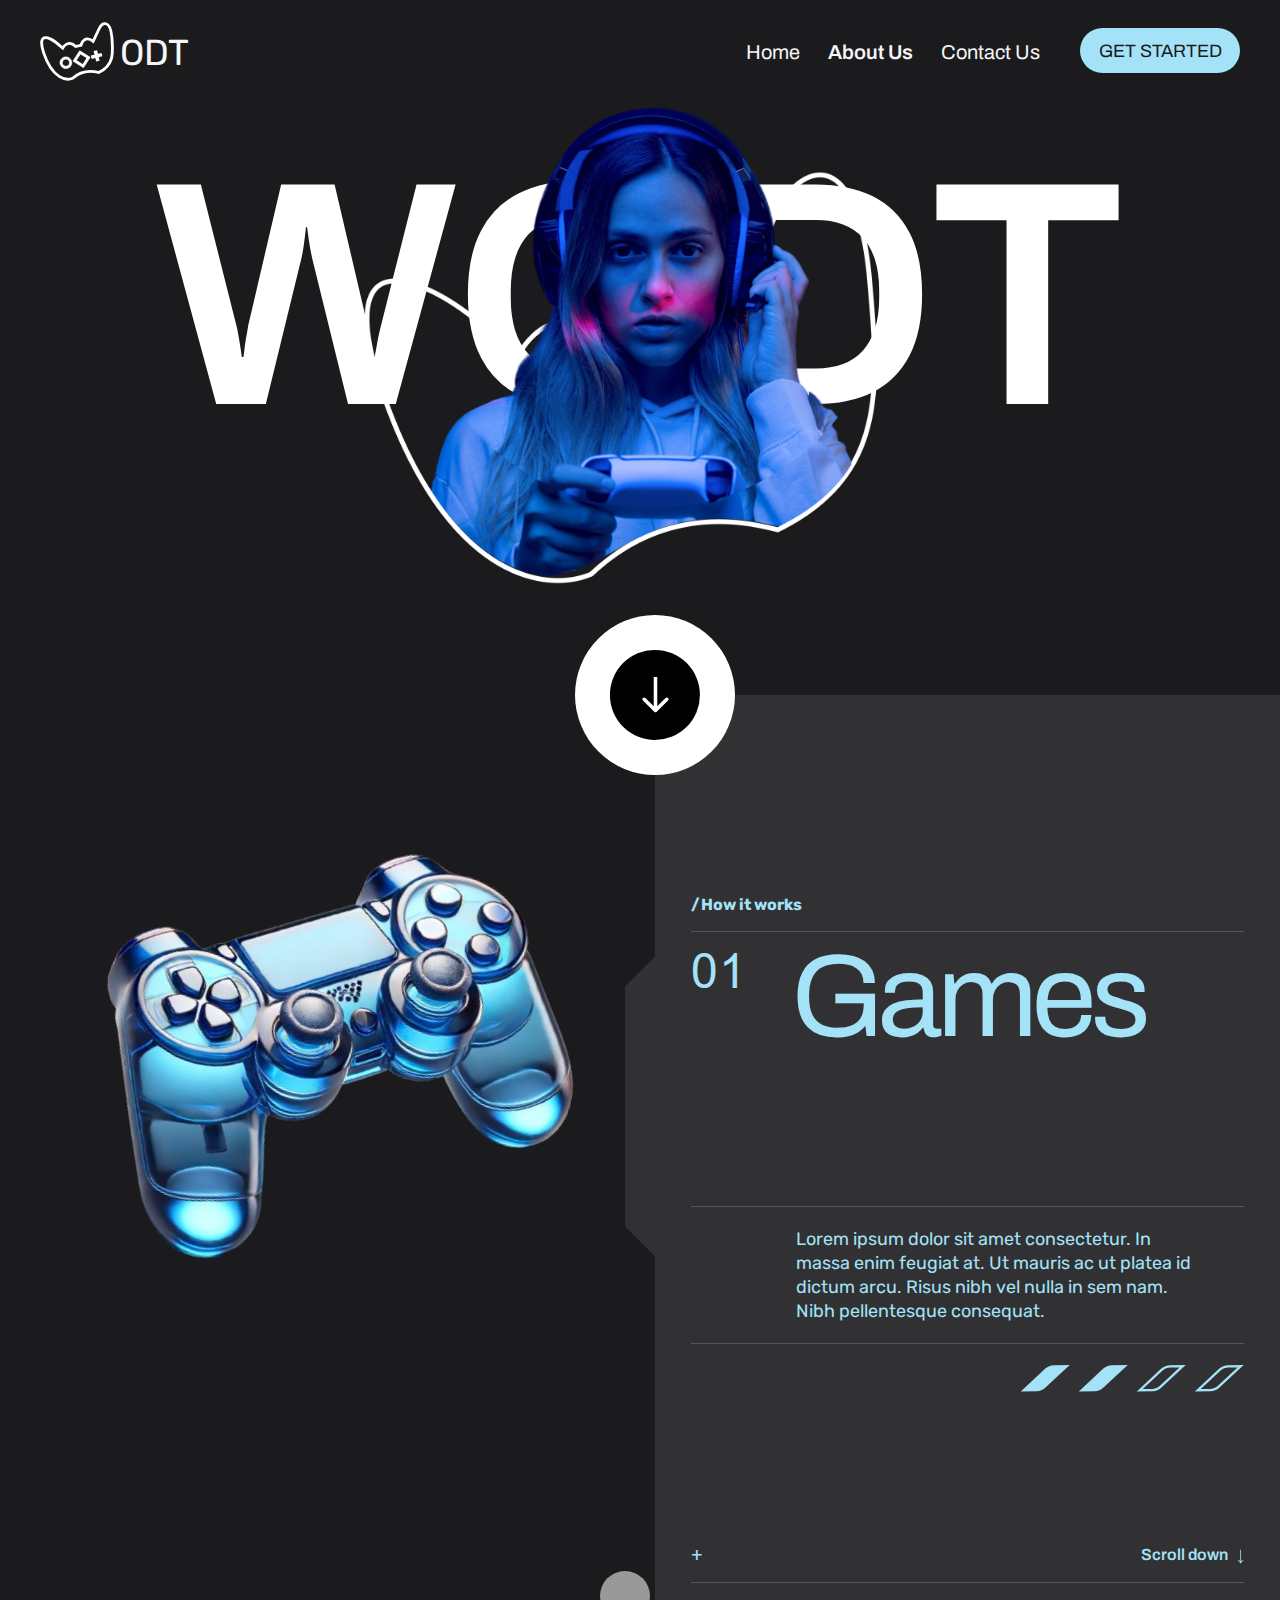
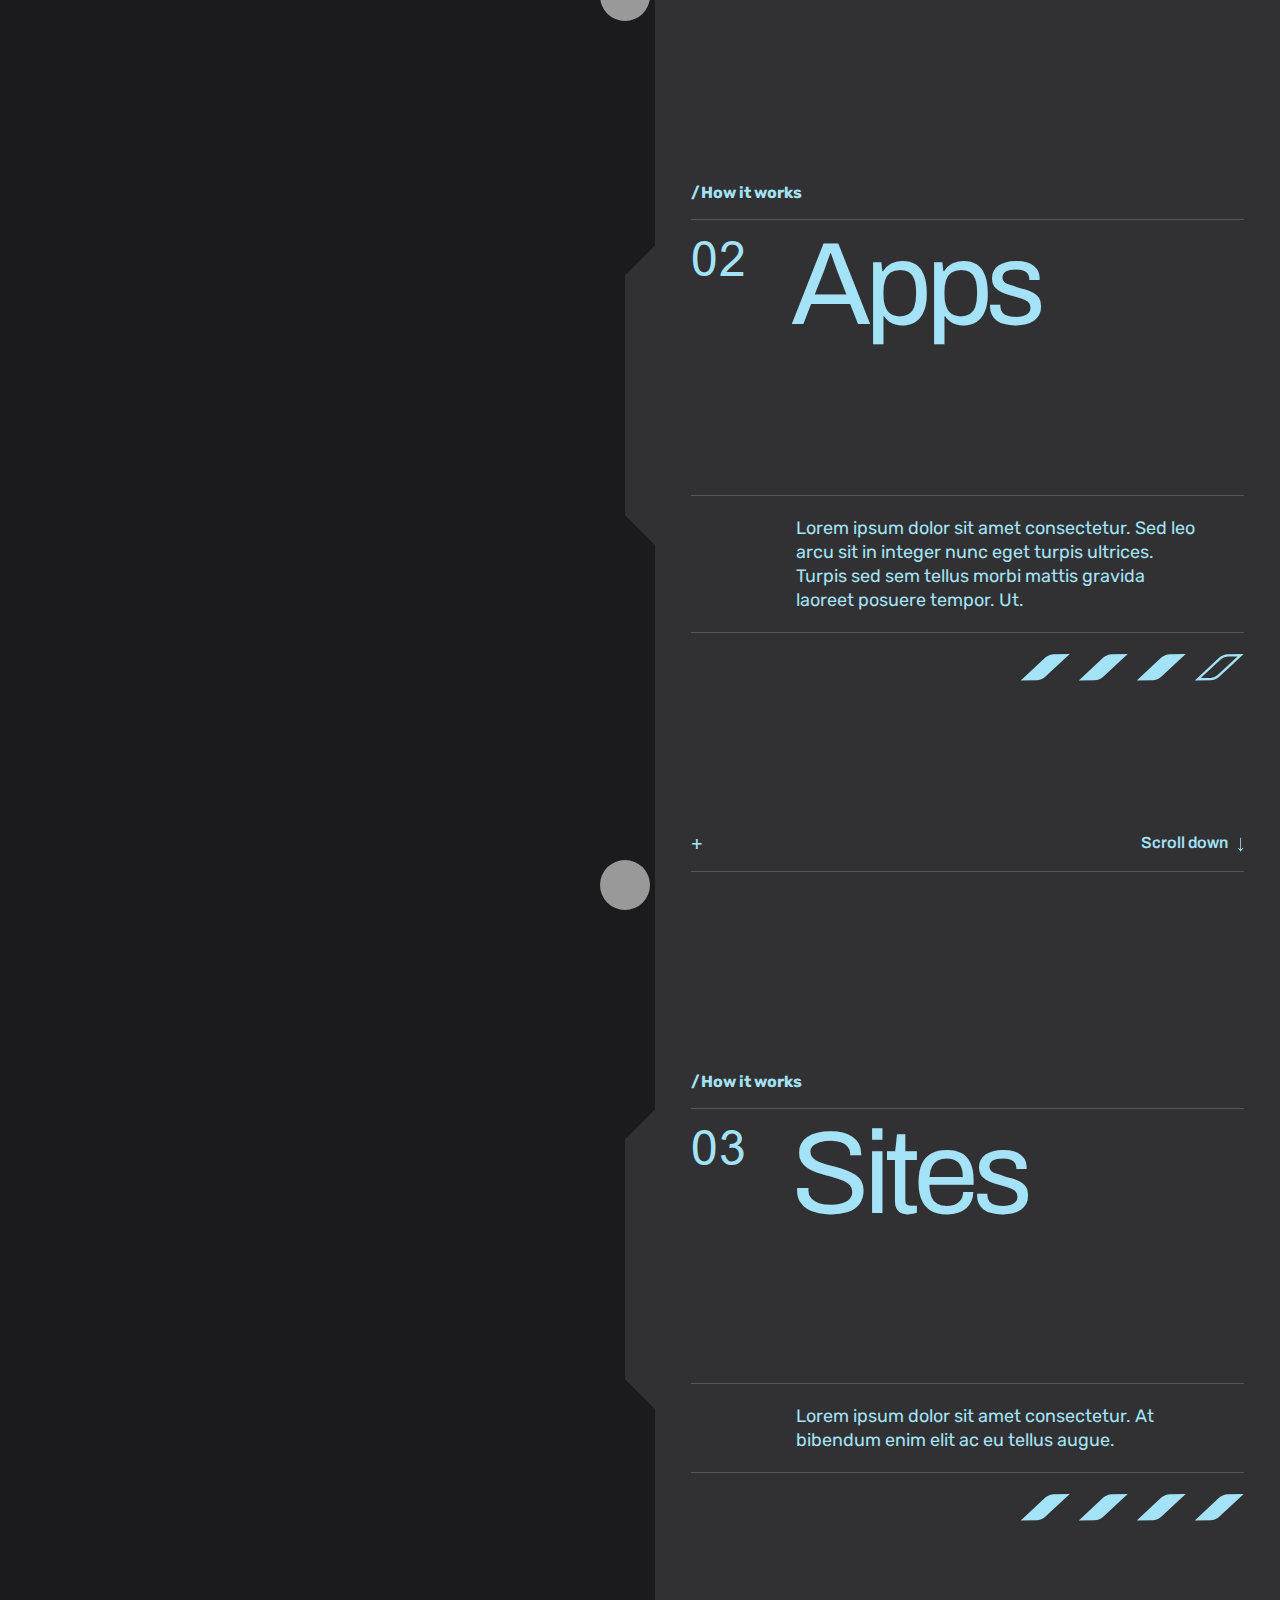
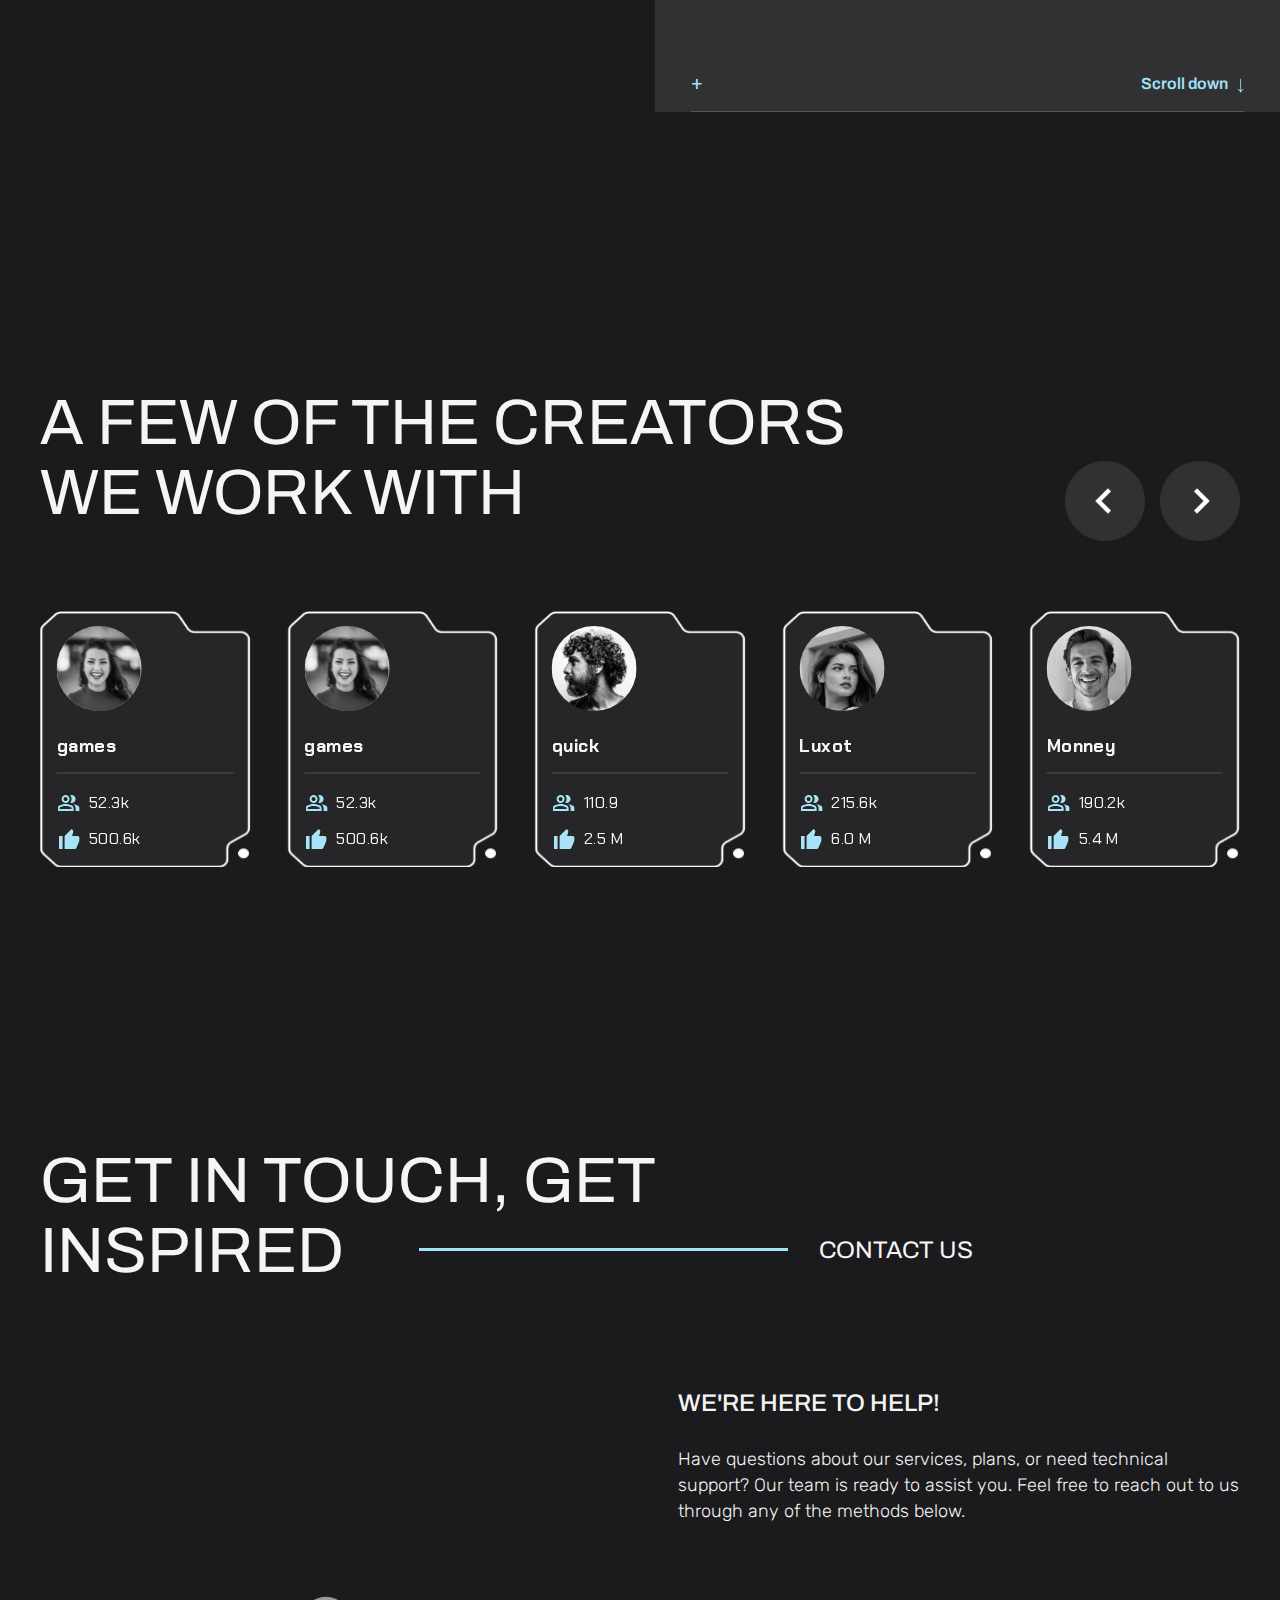
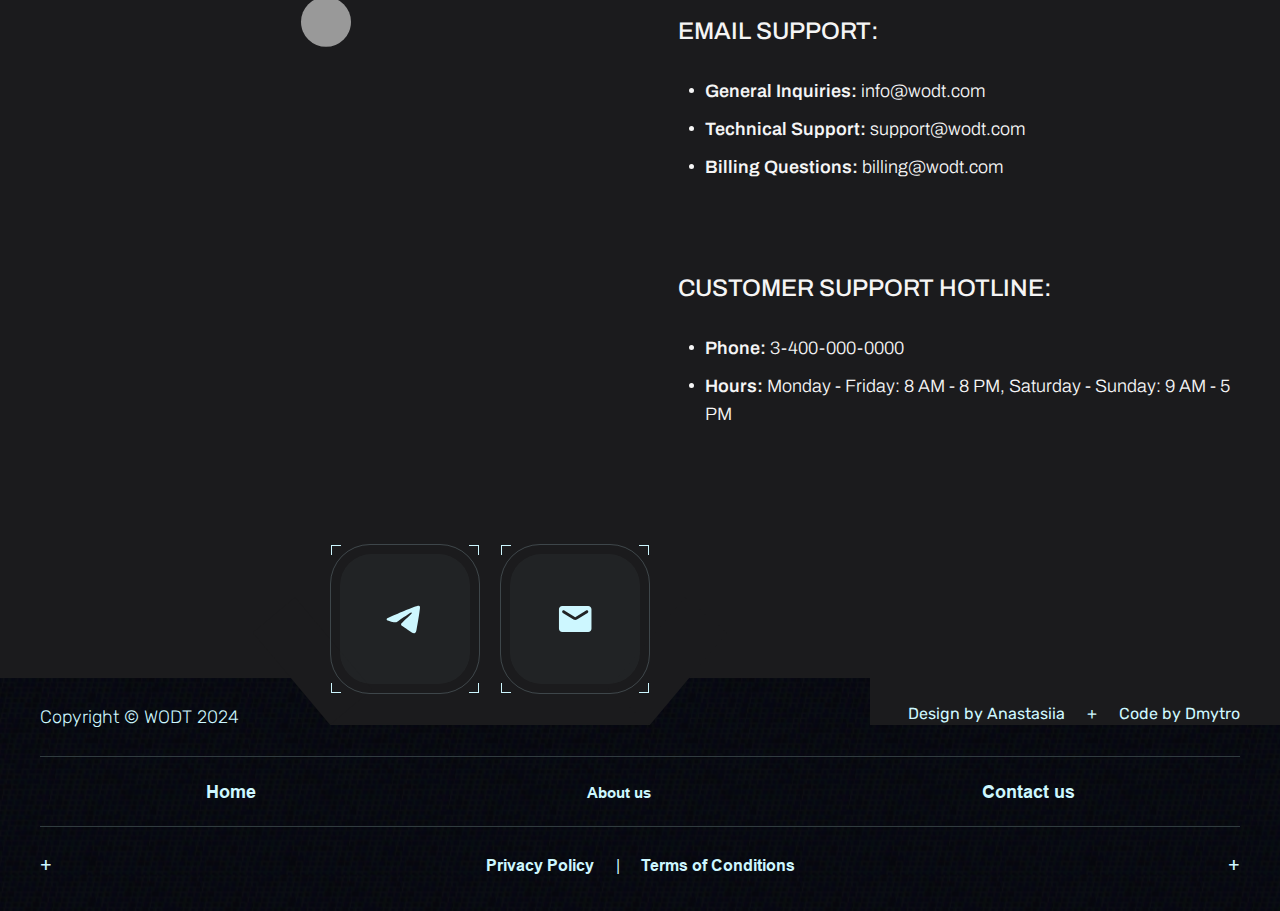
<file: about-us.html>
<!DOCTYPE html>
<html lang="en">
<head>
   <meta charset="UTF-8">
   <meta http-equiv="X-UA-Compatible" content="IE=edge">
   <meta name="viewport" content="width=device-width, initial-scale=1.0">
   <link rel="stylesheet" href="files/lazy-load-for-images/lazy-load-for-images.css?_v=20240630154634">
   <link rel="stylesheet" href="files/swiper/css/swiper-bundle.min.css?_v=20240630154634">
   <link rel="stylesheet" href="css/style.min.css?_v=20240630154634">
   <!--<link rel="icon" type="image/svg+xml" href="favicon.svg">-->
   <title>About Us - WODT</title>
</head>
<body>
   <div class="wrapper">
      <header data-aos="fade-down" data-aos-easing="linear" data-aos-duration="550" class="header">
   <div class="header__wrapper lock-padding">
      <div id="header-container" class="n_container header-container">
         <div class="header__blockLogo">
            <a href="https://hetman-novel.github.io/wodt/">
               <img src="images/svg/logo.svg" alt="">
            </a>
            <p>ODT</p>
         </div>
         <div class="header__menu menu">
            <div class="menu__body">
               <nav class="menu-topmenu-container">
                  <ul class="menu__list">
                     <li class="menu-item">
                        <a class="menu__link" href="https://hetman-novel.github.io/wodt/">Home</a>
                     </li>
                     <!---
                     <li class="menu-item menu-item-has-children">
                        <a class="menu__link" href="#">Demo</a>
                        <span class="menu__arrow">
                           <svg width="10" height="10" viewBox="0 0 24 24">
                              <path d="M0 7.33l2.829-2.83 9.175 9.339 9.167-9.339 2.829 2.83-11.996 12.17z"
                                 fill="currentColor" />
                           </svg>
                        </span>
                        <ul class="menu__sub-list">
                           <li class="menu-item">
                              <a class="menu__link" href="#">Sub MENU 1</a>
                           </li>
                           <li class="menu-item">
                              <a class="menu__link" href="#">SUB MENU 2</a>
                           </li>
                           <li class="menu-item current-menu-item current_page_item">
                              <a class="menu__link" href="#">SUB MENU 3</a>
                           </li>
                           <li class="menu-item">
                              <a class="menu__link" href="#">SUB MENU 4</a>
                           </li>
                        </ul>
                     </li>
                     -->
                     <li class="menu-item current-menu-item current_page_item">
                        <a class="menu__link" href="https://hetman-novel.github.io/wodt/about-us.html">About Us</a>
                     </li>
                     <li class="menu-item">
                        <a class="menu__link" href="https://hetman-novel.github.io/wodt/contact-us.html">Contact Us</a>
                     </li>
                  </ul>
               </nav>
            </div>
         </div>
         <div class="header__right">
            <a href="#" class="header__btn">Get Started</a>
         </div>
         <button type="button" class="header__btn-menu n_btn menu__icon" id="burger">
            <span></span>
         </button>
      </div>
   </div>
</header>
      <main class="main about-us-page">

         <div class="about-us-page__head">
            <div class="n_container wrap-lazy-load-image">
               <h1>Wodt</h1>
               <img src="images/contact-us-illustration.png" alt="">
            </div>
         </div>

         <div class="about-us-page__blocks">
            <a href="#games" class="about-us-page__blocksButtonBotton link-to-bottom">
               <span>
                  <svg width="33" height="43" viewBox="0 0 33 43" fill="none" xmlns="http://www.w3.org/2000/svg">
                     <path d="M15.0964 41.6544C15.9241 42.4821 17.266 42.4819 18.094 41.6539L31.5807 28.1672C32.408 27.3399 32.4083 25.9978 31.5806 25.1702C30.753 24.3426 29.4109 24.3429 28.5836 25.1702L16.5953 37.1585L4.60717 25.1703C3.77915 24.3423 2.43777 24.343 1.61045 25.1703C0.782429 25.9983 0.781722 27.3397 1.60974 28.1677L15.0964 41.6544ZM14.476 0.133998L14.4759 40.1557L18.7144 40.1557L18.7144 0.133998H14.476Z" fill="white"/>
                  </svg>
               </span>
            </a>
            <div class="about-us-page__block">
               <div class="about-us-page__blockColumn">
                  <div class="about-us-page__blockImage wrap-lazy-load-image">
                     <img src="images/about-us-page-image-1.png" alt="">
                  </div>
               </div>
               <div class="about-us-page__blockColumn">
                  <div id="games" class="about-us-page__blockInfo">
                     <p>/How it works</p>
                     <div class="about-us-page__blockTitle">
                        <h2>Games</h2>
                     </div>
                     <div class="about-us-page__blockText">
                        <p>Lorem ipsum dolor sit amet consectetur. In massa enim feugiat at. Ut mauris ac ut platea id dictum arcu. Risus nibh vel nulla in sem nam. Nibh pellentesque consequat.</p>
                     </div>
                     <div class="about-us-page__blockInfoBottom">
                        <div class="wrap-icons">
                           <img src="images/svg/about-us-page-block-icon-active.svg" alt="">
                           <img src="images/svg/about-us-page-block-icon-active.svg" alt="">
                           <img src="images/svg/about-us-page-block-icon-no-active.svg" alt="">
                           <img src="images/svg/about-us-page-block-icon-no-active.svg" alt="">
                        </div>
                        <div class="wrap-link">
                           <p>+</p>
                           <a href="#app" class="link-to-bottom">Scroll down</a>
                        </div>
                     </div>
                  </div>
               </div>
            </div>
            <div class="about-us-page__block">
               <div class="about-us-page__blockColumn">
                  <div class="about-us-page__blockImage wrap-lazy-load-image">
                     <img src="images/about-us-page-image-2.png" alt="">
                  </div>
               </div>
               <div class="about-us-page__blockColumn">
                  <div id="app" class="about-us-page__blockInfo">
                     <p>/How it works</p>
                     <div class="about-us-page__blockTitle">
                        <h2>Apps</h2>
                     </div>
                     <div class="about-us-page__blockText">
                        <p>Lorem ipsum dolor sit amet consectetur. Sed leo arcu sit in integer nunc eget turpis ultrices. Turpis sed sem tellus morbi mattis gravida laoreet posuere tempor. Ut.</p>
                     </div>
                     <div class="about-us-page__blockInfoBottom">
                        <div class="wrap-icons">
                           <img src="images/svg/about-us-page-block-icon-active.svg" alt="">
                           <img src="images/svg/about-us-page-block-icon-active.svg" alt="">
                           <img src="images/svg/about-us-page-block-icon-active.svg" alt="">
                           <img src="images/svg/about-us-page-block-icon-no-active.svg" alt="">
                        </div>
                        <div class="wrap-link">
                           <p>+</p>
                           <a href="#sites" class="link-to-bottom">Scroll down</a>
                        </div>
                     </div>
                  </div>
               </div>
            </div>
            <div class="about-us-page__block">
               <div class="about-us-page__blockColumn">
                  <div class="about-us-page__blockImage wrap-lazy-load-image laptop">
                     <img src="images/about-us-page-image-3.png" alt="">
                  </div>
               </div>
               <div class="about-us-page__blockColumn">
                  <div id="sites" class="about-us-page__blockInfo">
                     <p>/How it works</p>
                     <div class="about-us-page__blockTitle">
                        <h2>Sites</h2>
                     </div>
                     <div class="about-us-page__blockText">
                        <p>Lorem ipsum dolor sit amet consectetur. At bibendum enim elit ac eu tellus augue.</p>
                     </div>
                     <div class="about-us-page__blockInfoBottom">
                        <div class="wrap-icons">
                           <img src="images/svg/about-us-page-block-icon-active.svg" alt="">
                           <img src="images/svg/about-us-page-block-icon-active.svg" alt="">
                           <img src="images/svg/about-us-page-block-icon-active.svg" alt="">
                           <img src="images/svg/about-us-page-block-icon-active.svg" alt="">
                        </div>
                        <div class="wrap-link">
                           <p>+</p>
                           <a href="#work-with" class="link-to-bottom">Scroll down</a>
                        </div>
                     </div>
                  </div>
               </div>
            </div>
         </div>

         <section id="work-with" class="work-with">
            <div class="n_container">
               <div class="work-with__wrap-title">
                  <h2 class="n_sec-title">A Few of The Creators We Work With</h2>
                  <div class="work-with-slider-wrap-buttons">
                     <div id="work-with-slider-btn-prev" class="swiper-button-prev">
                        <svg width="80" height="80" viewBox="0 0 80 80" fill="none" xmlns="http://www.w3.org/2000/svg" xmlns:xlink="http://www.w3.org/1999/xlink">
                           <rect width="80" height="80" fill="url(#pattern0_0_557)"/>
                           <defs>
                              <pattern id="pattern0_0_557" patternContentUnits="objectBoundingBox" width="1" height="1">
                                 <use xlink:href="#image0_0_557" transform="scale(0.00833333)"/>
                              </pattern>
                              <image id="image0_0_557" width="120" height="120" xlink:href="[data-uri]"/>
                           </defs>
                        </svg>
                     </div>
                     <div id="work-with-slider-btn-next" class="swiper-button-next">
                        <svg width="80" height="80" viewBox="0 0 80 80" fill="none" xmlns="http://www.w3.org/2000/svg" xmlns:xlink="http://www.w3.org/1999/xlink">
                           <rect width="80" height="80" fill="url(#pattern0_0_559)"/>
                           <defs>
                              <pattern id="pattern0_0_559" patternContentUnits="objectBoundingBox" width="1" height="1">
                                 <use xlink:href="#image0_0_559" transform="scale(0.00833333)"/>
                              </pattern>
                              <image id="image0_0_559" width="120" height="120" xlink:href="[data-uri]"/>
                           </defs>
                        </svg>
                     </div>
                  </div>
               </div>
               <div class="work-with__slider swiper-conteiner">
                  <div class="swiper-wrapper">
                     <div class="swiper-slide">
                        <img loading="lazy" class="work-with__sliderBorder" src="images/work-with-slider-border.png" alt="">
                        <div class="work-with__sliderBlockPhoto">
                           <img loading="lazy" src="images/work-with-slider-photo-2.jpg" alt="">
                        </div>
                        <h3>quick</h3>
                        <div class="work-with__sliderSlideBottom">
                           <p>
                              <span>
                                 <img src="images/svg/group-icon.svg" alt="">
                              </span>
                              110.9
                           </p>
                           <p>
                              <span>
                                 <img src="images/svg/like-icon.svg" alt="">
                              </span>
                              2.5 M
                           </p>
                        </div>
                     </div>
                     <div class="swiper-slide">
                        <img loading="lazy" class="work-with__sliderBorder" src="images/work-with-slider-border.png" alt="">
                        <div class="work-with__sliderBlockPhoto">
                           <img loading="lazy" src="images/work-with-slider-photo-3.jpg" alt="">
                        </div>
                        <h3>Luxot</h3>
                        <div class="work-with__sliderSlideBottom">
                           <p>
                              <span>
                                 <img src="images/svg/group-icon.svg" alt="">
                              </span>
                              215.6k
                           </p>
                           <p>
                              <span>
                                 <img src="images/svg/like-icon.svg" alt="">
                              </span>
                              6.0 M
                           </p>
                        </div>
                     </div>
                     <div class="swiper-slide">
                        <img loading="lazy" class="work-with__sliderBorder" src="images/work-with-slider-border.png" alt="">
                        <div class="work-with__sliderBlockPhoto">
                           <img loading="lazy" src="images/work-with-slider-photo-4.jpg" alt="">
                        </div>
                        <h3>Monney</h3>
                        <div class="work-with__sliderSlideBottom">
                           <p>
                              <span>
                                 <img src="images/svg/group-icon.svg" alt="">
                              </span>
                              190.2k
                           </p>
                           <p>
                              <span>
                                 <img src="images/svg/like-icon.svg" alt="">
                              </span>
                              5.4 M
                           </p>
                        </div>
                     </div>
                     <div class="swiper-slide">
                        <img loading="lazy" class="work-with__sliderBorder" src="images/work-with-slider-border.png" alt="">
                        <div class="work-with__sliderBlockPhoto">
                           <img loading="lazy" src="images/work-with-slider-photo-5.jpg" alt="">
                        </div>
                        <h3>PeeVR</h3>
                        <div class="work-with__sliderSlideBottom">
                           <p>
                              <span>
                                 <img src="images/svg/group-icon.svg" alt="">
                              </span>
                              52.3k
                           </p>
                           <p>
                              <span>
                                 <img src="images/svg/like-icon.svg" alt="">
                              </span>
                              500.6k
                           </p>
                        </div>
                     </div>
                     <div class="swiper-slide">
                        <img loading="lazy" class="work-with__sliderBorder" src="images/work-with-slider-border.png" alt="">
                        <div class="work-with__sliderBlockPhoto">
                           <img loading="lazy" src="images/work-with-slider-photo-6.jpg" alt="">
                        </div>
                        <h3>Merry</h3>
                        <div class="work-with__sliderSlideBottom">
                           <p>
                              <span>
                                 <img src="images/svg/group-icon.svg" alt="">
                              </span>
                              52.3k
                           </p>
                           <p>
                              <span>
                                 <img src="images/svg/like-icon.svg" alt="">
                              </span>
                              500.6k
                           </p>
                        </div>
                     </div>
                     <div class="swiper-slide">
                        <img loading="lazy" class="work-with__sliderBorder" src="images/work-with-slider-border.png" alt="">
                        <div class="work-with__sliderBlockPhoto">
                           <img loading="lazy" src="images/work-with-slider-photo-1.jpg" alt="">
                        </div>
                        <h3>games</h3>
                        <div class="work-with__sliderSlideBottom">
                           <p>
                              <span>
                                 <img src="images/svg/group-icon.svg" alt="">
                              </span>
                              52.3k
                           </p>
                           <p>
                              <span>
                                 <img src="images/svg/like-icon.svg" alt="">
                              </span>
                              500.6k
                           </p>
                        </div>
                     </div>
                     <div class="swiper-slide">
                        <img loading="lazy" class="work-with__sliderBorder" src="images/work-with-slider-border.png" alt="">
                        <div class="work-with__sliderBlockPhoto">
                           <img loading="lazy" src="images/work-with-slider-photo-1.jpg" alt="">
                        </div>
                        <h3>games</h3>
                        <div class="work-with__sliderSlideBottom">
                           <p>
                              <span>
                                 <img src="images/svg/group-icon.svg" alt="">
                              </span>
                              52.3k
                           </p>
                           <p>
                              <span>
                                 <img src="images/svg/like-icon.svg" alt="">
                              </span>
                              500.6k
                           </p>
                        </div>
                     </div>
                  </div>
               </div>
            </div>
         </section>
      
         <section class="contact-us">
   <div class="n_container">
      <div class="wrap-sec-title">
         <h2 class="n_sec-title">
            <span>Get in Touch, Get<br> Inspired</span>
         </h2>
         <h3>Contact us</h3>
      </div>
      <div class="contact-us__items">
         <div class="contact-us__item">
            <div class="contact-us__itemBlockImage wrap-lazy-load-image">
               <img src="images/contact-us-illustration.png" alt="">
            </div>
         </div>
         <div class="contact-us__item">
            <div class="contact-us__itemBlock">
               <h4>We're Here to Help!</h4>
               <p>Have questions about our services, plans, or need technical support? Our team is ready to assist you. Feel free to reach out to us through any of the methods below.</p>
            </div>
            <div class="contact-us__itemBlock">
               <h4>Email Support:</h4>
               <ul>
                  <li>
                     <strong>General Inquiries:</strong> <a href="mailto:info@wodt.com">info@wodt.com</a>
                  </li>
                  <li>
                     <strong>Technical Support:</strong> <a href="mailto:support@wodt.com">support@wodt.com</a>
                  </li>
                  <li>
                     <strong>Billing Questions:</strong> <a href="mailto:billing@wodt.com">billing@wodt.com</a>
                  </li>
               </ul>
            </div>
            <div class="contact-us__itemBlock">
               <h4>Customer Support Hotline:</h4>
               <ul>
                  <li><strong>Phone:</strong> 3-400-000-0000</li>
                  <li><strong>Hours: </strong>Monday - Friday: 8 AM - 8 PM, Saturday - Sunday: 9 AM - 5 PM</li>
               </ul>
            </div>
         </div>
      </div>
   </div>
</section>

      </main>
      <div class="wrap-footer">
   <footer class="footer">
      <div class="n_container">
         <div class="footer__items">
            <div class="footer__item">
               <p>Copyright © WODT 2024</p>
            </div>
            <div class="footer__item">
               <ul class="footer__link">
                  <li>
                     <a href="https://web.telegram.org/k/" target="_blank">
                        <svg width="40" height="40" viewBox="0 0 40 40" fill="none" xmlns="http://www.w3.org/2000/svg">
                           <path d="M3.94988 18.5667C12.8999 14.6667 18.8665 12.1001 21.8498 10.8501C30.3831 7.30008 32.1498 6.68341 33.2998 6.66675C33.5498 6.66675 34.1165 6.73341 34.4831 7.01675C34.7831 7.26675 34.8831 7.61675 34.9165 7.85008C34.9498 8.08341 34.9998 8.63341 34.9665 9.05008C34.4998 13.9001 32.4998 25.6834 31.4831 31.1167C31.0498 33.4167 30.1998 34.1834 29.3831 34.2667C27.5998 34.4334 26.2498 33.0834 24.5165 31.9501C21.8165 30.1834 20.2831 29.0834 17.6665 27.3501C14.6332 25.3501 16.5999 24.2501 18.3331 22.4667C18.7831 22.0001 26.6331 14.8501 26.7831 14.2001C26.7998 14.1167 26.8165 13.8167 26.6331 13.6501C26.4498 13.4834 26.1998 13.5501 25.9998 13.5834C25.7331 13.6501 21.4165 16.5001 13.0499 22.1334C11.8332 22.9667 10.7165 23.3834 9.71654 23.3667C8.61654 23.3501 6.51654 22.7501 4.94988 22.2334C3.03321 21.6167 1.49987 21.2834 1.63321 20.2167C1.69988 19.6667 2.46654 19.1001 3.91654 18.5167L3.94988 18.5667Z" fill="#CDF7FF"/>
                        </svg>
                        <img class="footer__linkArrow left-top" src="images/svg/footer-link-arrow-left-top.svg" alt="">
                        <img class="footer__linkArrow right-top" src="images/svg/footer-link-arrow-right-top.svg" alt="">
                        <img class="footer__linkArrow left-bottom" src="images/svg/footer-link-arrow-left-bottom.svg" alt="">
                        <img class="footer__linkArrow right-bottom" src="images/svg/footer-link-arrow-right-bottom.svg" alt="">
                     </a>
                  </li>
                  <li>
                     <a href="https://web.telegram.org/k/" target="_blank">
                        <svg width="40" height="40" viewBox="0 0 40 40" fill="none" xmlns="http://www.w3.org/2000/svg">
                           <path d="M33.221 6.99268H7.20532C5.41675 6.99268 3.95337 8.45593 3.95337 10.2443V29.7544C3.95337 31.5428 5.41675 33.006 7.20532 33.006H33.221C35.0095 33.006 36.4729 31.5428 36.4729 29.7544V10.2443C36.4729 8.45593 35.0095 6.99268 33.221 6.99268ZM32.5705 13.9024L21.9367 20.5521C20.8798 21.2187 19.5465 21.2187 18.4896 20.5521L7.85571 13.9024C7.69267 13.8109 7.54989 13.6873 7.43602 13.539C7.32215 13.3908 7.23956 13.2208 7.19325 13.0398C7.14693 12.8586 7.13784 12.67 7.16655 12.4852C7.19525 12.3004 7.26115 12.1235 7.36024 11.965C7.45934 11.8065 7.58957 11.6696 7.74307 11.5629C7.89657 11.4562 8.07012 11.3816 8.25325 11.3439C8.43638 11.3061 8.62525 11.3059 8.80845 11.3433C8.99166 11.3807 9.16537 11.4548 9.31909 11.5612L20.2131 18.3735L31.1072 11.5612C31.2609 11.4548 31.4346 11.3807 31.6178 11.3433C31.801 11.3059 31.9899 11.3061 32.173 11.3439C32.3561 11.3816 32.5297 11.4562 32.6831 11.5629C32.8367 11.6696 32.9669 11.8065 33.066 11.965C33.1651 12.1235 33.231 12.3004 33.2597 12.4852C33.2884 12.67 33.2793 12.8586 33.233 13.0398C33.1867 13.2208 33.1041 13.3908 32.9902 13.539C32.8764 13.6873 32.7336 13.8109 32.5705 13.9024Z" fill="#CDF7FF"/>
                        </svg>
                        <img class="footer__linkArrow left-top" src="images/svg/footer-link-arrow-left-top.svg" alt="">
                        <img class="footer__linkArrow right-top" src="images/svg/footer-link-arrow-right-top.svg" alt="">
                        <img class="footer__linkArrow left-bottom" src="images/svg/footer-link-arrow-left-bottom.svg" alt="">
                        <img class="footer__linkArrow right-bottom" src="images/svg/footer-link-arrow-right-bottom.svg" alt="">
                     </a>
                  </li>
               </ul>
            </div>
            <div class="footer__item">
               <div class="footer__itemWrapContent">
                  <p>Design by Anastasiia <span>+</span> Code by Dmytro</p>
               </div>
            </div>
         </div>
         <nav class="footer__nav-menu">
            <ul>
               <li>
                  <a href="https://hetman-novel.github.io/wodt/">Home</a>
               </li>
               <li class="current-menu-item current_page_item">
                  <a href="https://hetman-novel.github.io/wodt/about-us.html">About us</a>
               </li>
               <li>
                  <a href="https://hetman-novel.github.io/wodt/contact-us.html">Contact us</a>
               </li>
            </ul>
         </nav>
         <div class="footer__columns">
            <div class="footer__column">
               <p class="plus">+</p>
            </div>
            <div class="footer__column">
               <nav>
                  <a href="https://hetman-novel.github.io/wodt/privacy-policy.html">Privacy Policy</a>
                  <a href="https://hetman-novel.github.io/wodt/terms-of-conditions.html">Terms of Conditions</a>
               </nav>
            </div>
            <div class="footer__column">
               <p class="plus">+</p>
            </div>
         </div>
      </div>
   </footer>
</div>
   </div>

   <script src="js/script.min.js?_v=20240630154634"></script>

   <script src="files/lazy-load-for-images/lazy-load-for-images.js?_v=20240630154634"></script>
   
   <script src="files/swiper/js/swiper-bundle.min.js?_v=20240630154634"></script>
   <script src="files/swiper/js/init.js?_v=20240630154634"></script>

</body>
</html>
</file>
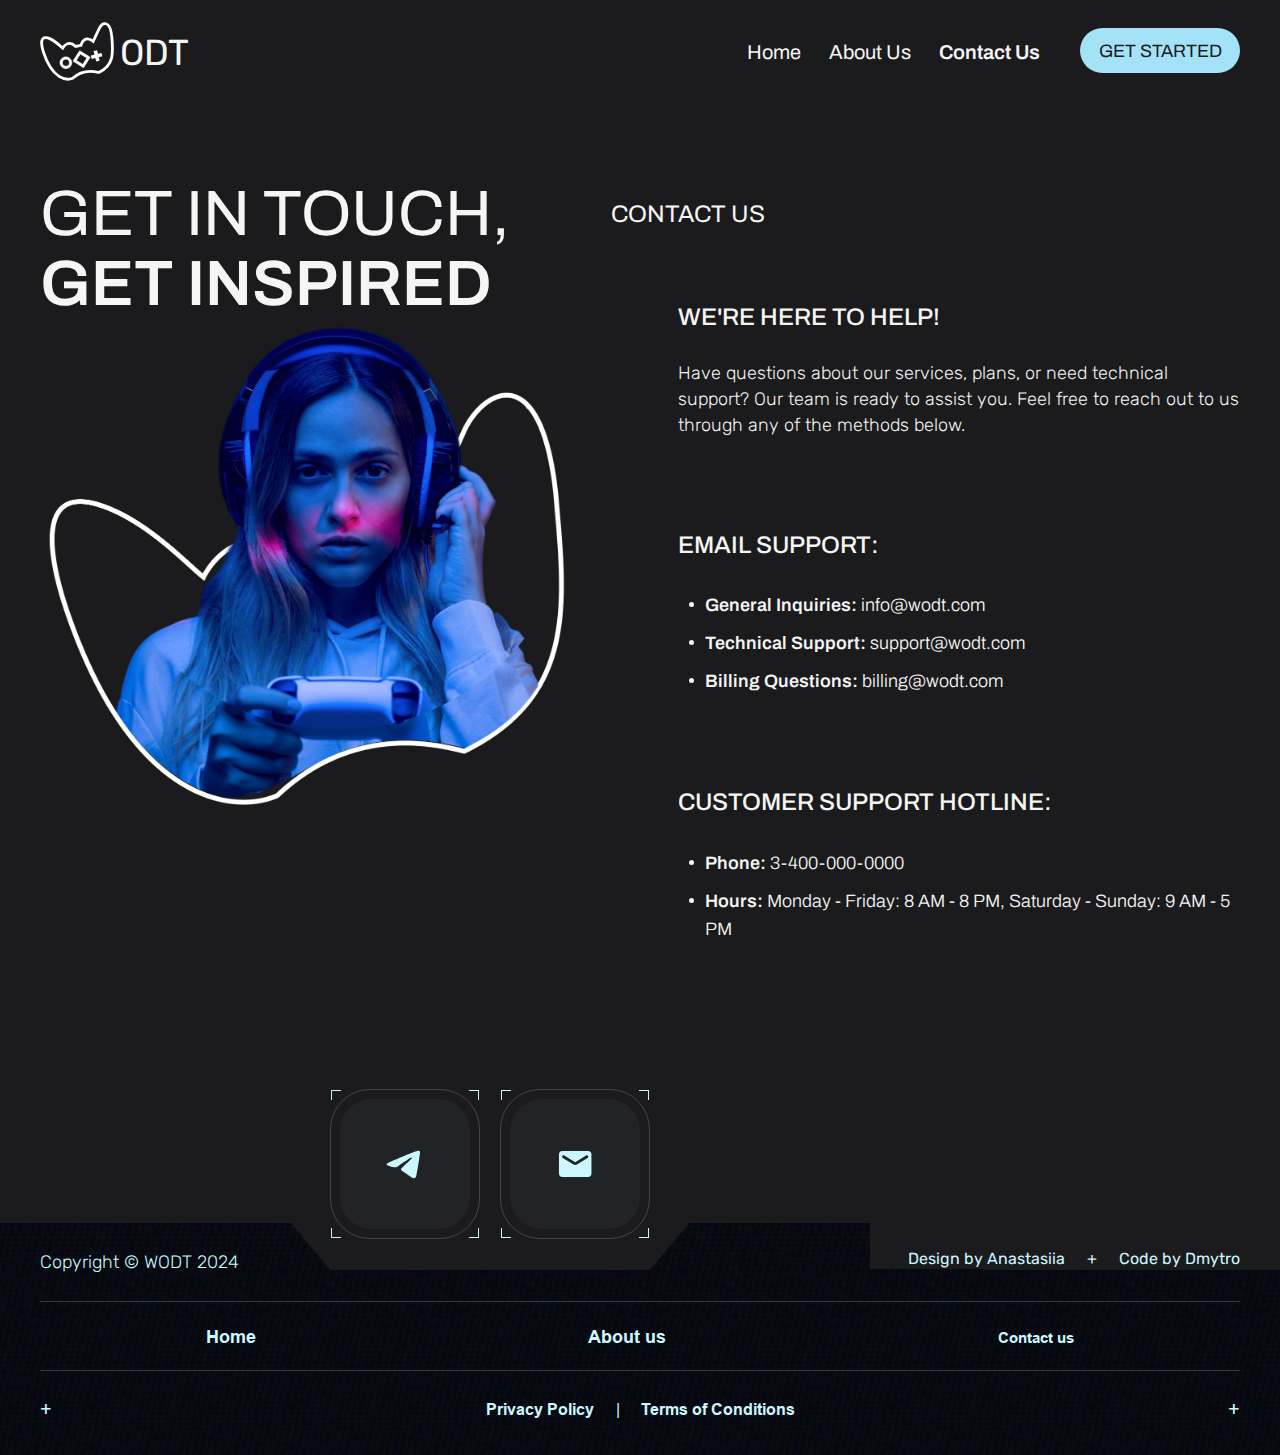
<file: contact-us.html>
<!DOCTYPE html>
<html lang="en">
<head>
   <meta charset="UTF-8">
   <meta http-equiv="X-UA-Compatible" content="IE=edge">
   <meta name="viewport" content="width=device-width, initial-scale=1.0">
   <link rel="stylesheet" href="files/lazy-load-for-images/lazy-load-for-images.css?_v=20240630154634">
   <link rel="stylesheet" href="files/swiper/css/swiper-bundle.min.css?_v=20240630154634">
   <link rel="stylesheet" href="css/style.min.css?_v=20240630154634">
   <!--<link rel="icon" type="image/svg+xml" href="favicon.svg">-->
   <title>Contact Us - WODT</title>
</head>
<body>
   <div class="wrapper">
      <header data-aos="fade-down" data-aos-easing="linear" data-aos-duration="550" class="header">
   <div class="header__wrapper lock-padding">
      <div id="header-container" class="n_container header-container">
         <div class="header__blockLogo">
            <a href="https://hetman-novel.github.io/wodt/">
               <img src="images/svg/logo.svg" alt="">
            </a>
            <p>ODT</p>
         </div>
         <div class="header__menu menu">
            <div class="menu__body">
               <nav class="menu-topmenu-container">
                  <ul class="menu__list">
                     <li class="menu-item">
                        <a class="menu__link" href="https://hetman-novel.github.io/wodt/">Home</a>
                     </li>
                     <!---
                     <li class="menu-item menu-item-has-children">
                        <a class="menu__link" href="#">Demo</a>
                        <span class="menu__arrow">
                           <svg width="10" height="10" viewBox="0 0 24 24">
                              <path d="M0 7.33l2.829-2.83 9.175 9.339 9.167-9.339 2.829 2.83-11.996 12.17z"
                                 fill="currentColor" />
                           </svg>
                        </span>
                        <ul class="menu__sub-list">
                           <li class="menu-item">
                              <a class="menu__link" href="#">Sub MENU 1</a>
                           </li>
                           <li class="menu-item">
                              <a class="menu__link" href="#">SUB MENU 2</a>
                           </li>
                           <li class="menu-item current-menu-item current_page_item">
                              <a class="menu__link" href="#">SUB MENU 3</a>
                           </li>
                           <li class="menu-item">
                              <a class="menu__link" href="#">SUB MENU 4</a>
                           </li>
                        </ul>
                     </li>
                     -->
                     <li class="menu-item">
                        <a class="menu__link" href="https://hetman-novel.github.io/wodt/about-us.html">About Us</a>
                     </li>
                     <li class="menu-item current-menu-item current_page_item">
                        <a class="menu__link" href="https://hetman-novel.github.io/wodt/contact-us.html">Contact Us</a>
                     </li>
                  </ul>
               </nav>
            </div>
         </div>
         <div class="header__right">
            <a href="#" class="header__btn">Get Started</a>
         </div>
         <button type="button" class="header__btn-menu n_btn menu__icon" id="burger">
            <span></span>
         </button>
      </div>
   </div>
</header>
      <main class="main contact-us-page">
      
         <section class="contact-us">
            <div class="n_container">
               <div class="wrap-sec-title">
                  <h1 class="n_sec-title">
                     <span>Get in Touch, <strong>Get Inspired</strong></span>
                  </h1>
                  <h3>Contact us</h3>
               </div>
               <div class="contact-us__items">
                  <div class="contact-us__item">
                     <div class="contact-us__itemBlockImage wrap-lazy-load-image">
                        <img src="images/contact-us-illustration.png" alt="">
                     </div>
                  </div>
                  <div class="contact-us__item">
                     <div class="contact-us__itemBlock">
                        <h4>We're Here to Help!</h4>
                        <p>Have questions about our services, plans, or need technical support? Our team is ready to assist you. Feel free to reach out to us through any of the methods below.</p>
                     </div>
                     <div class="contact-us__itemBlock">
                        <h4>Email Support:</h4>
                        <ul>
                           <li>
                              <strong>General Inquiries:</strong> <a href="mailto:info@wodt.com">info@wodt.com</a>
                           </li>
                           <li>
                              <strong>Technical Support:</strong> <a href="mailto:support@wodt.com">support@wodt.com</a>
                           </li>
                           <li>
                              <strong>Billing Questions:</strong> <a href="mailto:billing@wodt.com">billing@wodt.com</a>
                           </li>
                        </ul>
                     </div>
                     <div class="contact-us__itemBlock">
                        <h4>Customer Support Hotline:</h4>
                        <ul>
                           <li><strong>Phone:</strong> 3-400-000-0000</li>
                           <li><strong>Hours: </strong>Monday - Friday: 8 AM - 8 PM, Saturday - Sunday: 9 AM - 5 PM</li>
                        </ul>
                     </div>
                  </div>
               </div>
            </div>
         </section>

      </main>
      <div class="wrap-footer">
   <footer class="footer">
      <div class="n_container">
         <div class="footer__items">
            <div class="footer__item">
               <p>Copyright © WODT 2024</p>
            </div>
            <div class="footer__item">
               <ul class="footer__link">
                  <li>
                     <a href="https://web.telegram.org/k/" target="_blank">
                        <svg width="40" height="40" viewBox="0 0 40 40" fill="none" xmlns="http://www.w3.org/2000/svg">
                           <path d="M3.94988 18.5667C12.8999 14.6667 18.8665 12.1001 21.8498 10.8501C30.3831 7.30008 32.1498 6.68341 33.2998 6.66675C33.5498 6.66675 34.1165 6.73341 34.4831 7.01675C34.7831 7.26675 34.8831 7.61675 34.9165 7.85008C34.9498 8.08341 34.9998 8.63341 34.9665 9.05008C34.4998 13.9001 32.4998 25.6834 31.4831 31.1167C31.0498 33.4167 30.1998 34.1834 29.3831 34.2667C27.5998 34.4334 26.2498 33.0834 24.5165 31.9501C21.8165 30.1834 20.2831 29.0834 17.6665 27.3501C14.6332 25.3501 16.5999 24.2501 18.3331 22.4667C18.7831 22.0001 26.6331 14.8501 26.7831 14.2001C26.7998 14.1167 26.8165 13.8167 26.6331 13.6501C26.4498 13.4834 26.1998 13.5501 25.9998 13.5834C25.7331 13.6501 21.4165 16.5001 13.0499 22.1334C11.8332 22.9667 10.7165 23.3834 9.71654 23.3667C8.61654 23.3501 6.51654 22.7501 4.94988 22.2334C3.03321 21.6167 1.49987 21.2834 1.63321 20.2167C1.69988 19.6667 2.46654 19.1001 3.91654 18.5167L3.94988 18.5667Z" fill="#CDF7FF"/>
                        </svg>
                        <img class="footer__linkArrow left-top" src="images/svg/footer-link-arrow-left-top.svg" alt="">
                        <img class="footer__linkArrow right-top" src="images/svg/footer-link-arrow-right-top.svg" alt="">
                        <img class="footer__linkArrow left-bottom" src="images/svg/footer-link-arrow-left-bottom.svg" alt="">
                        <img class="footer__linkArrow right-bottom" src="images/svg/footer-link-arrow-right-bottom.svg" alt="">
                     </a>
                  </li>
                  <li>
                     <a href="https://web.telegram.org/k/" target="_blank">
                        <svg width="40" height="40" viewBox="0 0 40 40" fill="none" xmlns="http://www.w3.org/2000/svg">
                           <path d="M33.221 6.99268H7.20532C5.41675 6.99268 3.95337 8.45593 3.95337 10.2443V29.7544C3.95337 31.5428 5.41675 33.006 7.20532 33.006H33.221C35.0095 33.006 36.4729 31.5428 36.4729 29.7544V10.2443C36.4729 8.45593 35.0095 6.99268 33.221 6.99268ZM32.5705 13.9024L21.9367 20.5521C20.8798 21.2187 19.5465 21.2187 18.4896 20.5521L7.85571 13.9024C7.69267 13.8109 7.54989 13.6873 7.43602 13.539C7.32215 13.3908 7.23956 13.2208 7.19325 13.0398C7.14693 12.8586 7.13784 12.67 7.16655 12.4852C7.19525 12.3004 7.26115 12.1235 7.36024 11.965C7.45934 11.8065 7.58957 11.6696 7.74307 11.5629C7.89657 11.4562 8.07012 11.3816 8.25325 11.3439C8.43638 11.3061 8.62525 11.3059 8.80845 11.3433C8.99166 11.3807 9.16537 11.4548 9.31909 11.5612L20.2131 18.3735L31.1072 11.5612C31.2609 11.4548 31.4346 11.3807 31.6178 11.3433C31.801 11.3059 31.9899 11.3061 32.173 11.3439C32.3561 11.3816 32.5297 11.4562 32.6831 11.5629C32.8367 11.6696 32.9669 11.8065 33.066 11.965C33.1651 12.1235 33.231 12.3004 33.2597 12.4852C33.2884 12.67 33.2793 12.8586 33.233 13.0398C33.1867 13.2208 33.1041 13.3908 32.9902 13.539C32.8764 13.6873 32.7336 13.8109 32.5705 13.9024Z" fill="#CDF7FF"/>
                        </svg>
                        <img class="footer__linkArrow left-top" src="images/svg/footer-link-arrow-left-top.svg" alt="">
                        <img class="footer__linkArrow right-top" src="images/svg/footer-link-arrow-right-top.svg" alt="">
                        <img class="footer__linkArrow left-bottom" src="images/svg/footer-link-arrow-left-bottom.svg" alt="">
                        <img class="footer__linkArrow right-bottom" src="images/svg/footer-link-arrow-right-bottom.svg" alt="">
                     </a>
                  </li>
               </ul>
            </div>
            <div class="footer__item">
               <div class="footer__itemWrapContent">
                  <p>Design by Anastasiia <span>+</span> Code by Dmytro</p>
               </div>
            </div>
         </div>
         <nav class="footer__nav-menu">
            <ul>
               <li>
                  <a href="https://hetman-novel.github.io/wodt/">Home</a>
               </li>
               <li>
                  <a href="https://hetman-novel.github.io/wodt/about-us.html">About us</a>
               </li>
               <li class="current-menu-item current_page_item">
                  <a href="https://hetman-novel.github.io/wodt/contact-us.html">Contact us</a>
               </li>
            </ul>
         </nav>
         <div class="footer__columns">
            <div class="footer__column">
               <p class="plus">+</p>
            </div>
            <div class="footer__column">
               <nav>
                  <a href="https://hetman-novel.github.io/wodt/privacy-policy.html">Privacy Policy</a>
                  <a href="https://hetman-novel.github.io/wodt/terms-of-conditions.html">Terms of Conditions</a>
               </nav>
            </div>
            <div class="footer__column">
               <p class="plus">+</p>
            </div>
         </div>
      </div>
   </footer>
</div>
   </div>

   <script src="js/script.min.js?_v=20240630154634"></script>

   <script src="files/lazy-load-for-images/lazy-load-for-images.js?_v=20240630154634"></script>

</body>
</html>
</file>
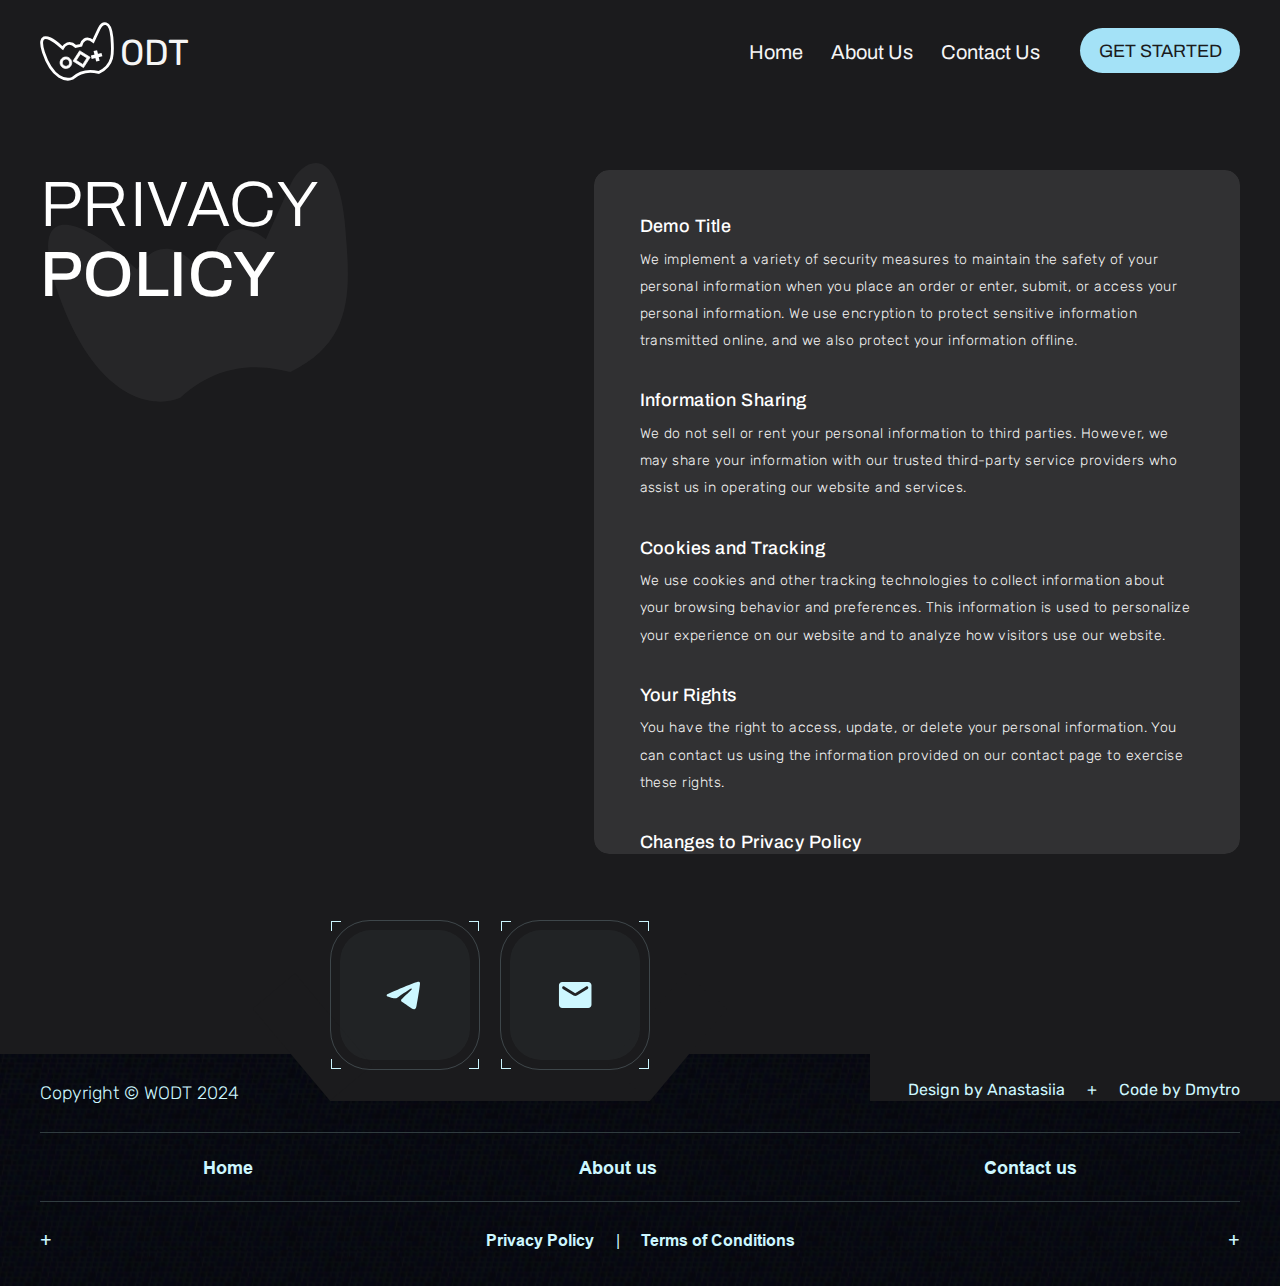
<file: privacy-policy.html>
<!DOCTYPE html>
<html lang="en">
<head>
   <meta charset="UTF-8">
   <meta http-equiv="X-UA-Compatible" content="IE=edge">
   <meta name="viewport" content="width=device-width, initial-scale=1.0">
   <link rel="stylesheet" href="files/lazy-load-for-images/lazy-load-for-images.css?_v=20240630154634">
   <link rel="stylesheet" href="files/swiper/css/swiper-bundle.min.css?_v=20240630154634">
   <link rel="stylesheet" href="css/style.min.css?_v=20240630154634">
   <!--<link rel="icon" type="image/svg+xml" href="favicon.svg">-->
   <title>Privacy Policy - WODT</title>
</head>
<body>
   <div class="wrapper">
      <header data-aos="fade-down" data-aos-easing="linear" data-aos-duration="550" class="header">
   <div class="header__wrapper lock-padding">
      <div id="header-container" class="n_container header-container">
         <div class="header__blockLogo">
            <a href="https://hetman-novel.github.io/wodt/">
               <img src="images/svg/logo.svg" alt="">
            </a>
            <p>ODT</p>
         </div>
         <div class="header__menu menu">
            <div class="menu__body">
               <nav class="menu-topmenu-container">
                  <ul class="menu__list">
                     <li class="menu-item">
                        <a class="menu__link" href="https://hetman-novel.github.io/wodt/">Home</a>
                     </li>
                     <!---
                     <li class="menu-item menu-item-has-children">
                        <a class="menu__link" href="#">Demo</a>
                        <span class="menu__arrow">
                           <svg width="10" height="10" viewBox="0 0 24 24">
                              <path d="M0 7.33l2.829-2.83 9.175 9.339 9.167-9.339 2.829 2.83-11.996 12.17z"
                                 fill="currentColor" />
                           </svg>
                        </span>
                        <ul class="menu__sub-list">
                           <li class="menu-item">
                              <a class="menu__link" href="#">Sub MENU 1</a>
                           </li>
                           <li class="menu-item">
                              <a class="menu__link" href="#">SUB MENU 2</a>
                           </li>
                           <li class="menu-item current-menu-item current_page_item">
                              <a class="menu__link" href="#">SUB MENU 3</a>
                           </li>
                           <li class="menu-item">
                              <a class="menu__link" href="#">SUB MENU 4</a>
                           </li>
                        </ul>
                     </li>
                     -->
                     <li class="menu-item">
                        <a class="menu__link" href="https://hetman-novel.github.io/wodt/about-us.html">About Us</a>
                     </li>
                     <li class="menu-item">
                        <a class="menu__link" href="https://hetman-novel.github.io/wodt/contact-us.html">Contact Us</a>
                     </li>
                  </ul>
               </nav>
            </div>
         </div>
         <div class="header__right">
            <a href="#" class="header__btn">Get Started</a>
         </div>
         <button type="button" class="header__btn-menu n_btn menu__icon" id="burger">
            <span></span>
         </button>
      </div>
   </div>
</header>
      <main class="main page">
      
         <div class="n_container">
            <div class="page__items">
               <div class="page__item">
                  <div class="page__blockTitle wrap-lazy-load-image">
                     <h1>Privacy <strong>Policy</strong></h1>
                     <img src="images/svg/bg-page-title.svg" alt="">
                  </div>
               </div>
               <div class="page__item">
                  <div class="page__wrapBlockText">
                     <div class="page__blockText">
                        <h2>Demo Title</h2>
                        <p>We implement a variety of security measures to maintain the safety of your personal information when you place an order or enter, submit, or access your personal information. We use encryption to protect sensitive information transmitted online, and we also protect your information offline.</p>
                        <h2>Information Sharing</h2>
                        <p>We do not sell or rent your personal information to third parties. However, we may share your information with our trusted third-party service providers who assist us in operating our website and services.</p>
                        <h2>Cookies and Tracking</h2>
                        <p>We use cookies and other tracking technologies to collect information about your browsing behavior and preferences. This information is used to personalize your experience on our website and to analyze how visitors use our website.</p>
                        <h2>Your Rights</h2>
                        <p>You have the right to access, update, or delete your personal information. You can contact us using the information provided on our contact page to exercise these rights.</p>
                        <h2>Changes to Privacy Policy</h2>
                        <p>We reserve the right to update this Privacy Policy at any time. We will notify you of any changes by posting the new Privacy Policy on our website.</p>
                        <h2>Contact Us</h2>
                        <p>If you have any questions about our Privacy Policy, please contact us using the information provided on our contact page.</p>
                     </div>
                  </div>
               </div>
            </div>
         </div>

      </main>
      <div class="wrap-footer">
   <footer class="footer">
      <div class="n_container">
         <div class="footer__items">
            <div class="footer__item">
               <p>Copyright © WODT 2024</p>
            </div>
            <div class="footer__item">
               <ul class="footer__link">
                  <li>
                     <a href="https://web.telegram.org/k/" target="_blank">
                        <svg width="40" height="40" viewBox="0 0 40 40" fill="none" xmlns="http://www.w3.org/2000/svg">
                           <path d="M3.94988 18.5667C12.8999 14.6667 18.8665 12.1001 21.8498 10.8501C30.3831 7.30008 32.1498 6.68341 33.2998 6.66675C33.5498 6.66675 34.1165 6.73341 34.4831 7.01675C34.7831 7.26675 34.8831 7.61675 34.9165 7.85008C34.9498 8.08341 34.9998 8.63341 34.9665 9.05008C34.4998 13.9001 32.4998 25.6834 31.4831 31.1167C31.0498 33.4167 30.1998 34.1834 29.3831 34.2667C27.5998 34.4334 26.2498 33.0834 24.5165 31.9501C21.8165 30.1834 20.2831 29.0834 17.6665 27.3501C14.6332 25.3501 16.5999 24.2501 18.3331 22.4667C18.7831 22.0001 26.6331 14.8501 26.7831 14.2001C26.7998 14.1167 26.8165 13.8167 26.6331 13.6501C26.4498 13.4834 26.1998 13.5501 25.9998 13.5834C25.7331 13.6501 21.4165 16.5001 13.0499 22.1334C11.8332 22.9667 10.7165 23.3834 9.71654 23.3667C8.61654 23.3501 6.51654 22.7501 4.94988 22.2334C3.03321 21.6167 1.49987 21.2834 1.63321 20.2167C1.69988 19.6667 2.46654 19.1001 3.91654 18.5167L3.94988 18.5667Z" fill="#CDF7FF"/>
                        </svg>
                        <img class="footer__linkArrow left-top" src="images/svg/footer-link-arrow-left-top.svg" alt="">
                        <img class="footer__linkArrow right-top" src="images/svg/footer-link-arrow-right-top.svg" alt="">
                        <img class="footer__linkArrow left-bottom" src="images/svg/footer-link-arrow-left-bottom.svg" alt="">
                        <img class="footer__linkArrow right-bottom" src="images/svg/footer-link-arrow-right-bottom.svg" alt="">
                     </a>
                  </li>
                  <li>
                     <a href="https://web.telegram.org/k/" target="_blank">
                        <svg width="40" height="40" viewBox="0 0 40 40" fill="none" xmlns="http://www.w3.org/2000/svg">
                           <path d="M33.221 6.99268H7.20532C5.41675 6.99268 3.95337 8.45593 3.95337 10.2443V29.7544C3.95337 31.5428 5.41675 33.006 7.20532 33.006H33.221C35.0095 33.006 36.4729 31.5428 36.4729 29.7544V10.2443C36.4729 8.45593 35.0095 6.99268 33.221 6.99268ZM32.5705 13.9024L21.9367 20.5521C20.8798 21.2187 19.5465 21.2187 18.4896 20.5521L7.85571 13.9024C7.69267 13.8109 7.54989 13.6873 7.43602 13.539C7.32215 13.3908 7.23956 13.2208 7.19325 13.0398C7.14693 12.8586 7.13784 12.67 7.16655 12.4852C7.19525 12.3004 7.26115 12.1235 7.36024 11.965C7.45934 11.8065 7.58957 11.6696 7.74307 11.5629C7.89657 11.4562 8.07012 11.3816 8.25325 11.3439C8.43638 11.3061 8.62525 11.3059 8.80845 11.3433C8.99166 11.3807 9.16537 11.4548 9.31909 11.5612L20.2131 18.3735L31.1072 11.5612C31.2609 11.4548 31.4346 11.3807 31.6178 11.3433C31.801 11.3059 31.9899 11.3061 32.173 11.3439C32.3561 11.3816 32.5297 11.4562 32.6831 11.5629C32.8367 11.6696 32.9669 11.8065 33.066 11.965C33.1651 12.1235 33.231 12.3004 33.2597 12.4852C33.2884 12.67 33.2793 12.8586 33.233 13.0398C33.1867 13.2208 33.1041 13.3908 32.9902 13.539C32.8764 13.6873 32.7336 13.8109 32.5705 13.9024Z" fill="#CDF7FF"/>
                        </svg>
                        <img class="footer__linkArrow left-top" src="images/svg/footer-link-arrow-left-top.svg" alt="">
                        <img class="footer__linkArrow right-top" src="images/svg/footer-link-arrow-right-top.svg" alt="">
                        <img class="footer__linkArrow left-bottom" src="images/svg/footer-link-arrow-left-bottom.svg" alt="">
                        <img class="footer__linkArrow right-bottom" src="images/svg/footer-link-arrow-right-bottom.svg" alt="">
                     </a>
                  </li>
               </ul>
            </div>
            <div class="footer__item">
               <div class="footer__itemWrapContent">
                  <p>Design by Anastasiia <span>+</span> Code by Dmytro</p>
               </div>
            </div>
         </div>
         <nav class="footer__nav-menu">
            <ul>
               <li>
                  <a href="https://hetman-novel.github.io/wodt/">Home</a>
               </li>
               <li>
                  <a href="https://hetman-novel.github.io/wodt/about-us.html">About us</a>
               </li>
               <li>
                  <a href="https://hetman-novel.github.io/wodt/contact-us.html">Contact us</a>
               </li>
            </ul>
         </nav>
         <div class="footer__columns">
            <div class="footer__column">
               <p class="plus">+</p>
            </div>
            <div class="footer__column">
               <nav>
                  <a href="https://hetman-novel.github.io/wodt/privacy-policy.html">Privacy Policy</a>
                  <a href="https://hetman-novel.github.io/wodt/terms-of-conditions.html">Terms of Conditions</a>
               </nav>
            </div>
            <div class="footer__column">
               <p class="plus">+</p>
            </div>
         </div>
      </div>
   </footer>
</div>
   </div>

   <script src="js/script.min.js?_v=20240630154634"></script>

   <script src="files/lazy-load-for-images/lazy-load-for-images.js?_v=20240630154634"></script>

</body>
</html>
</file>
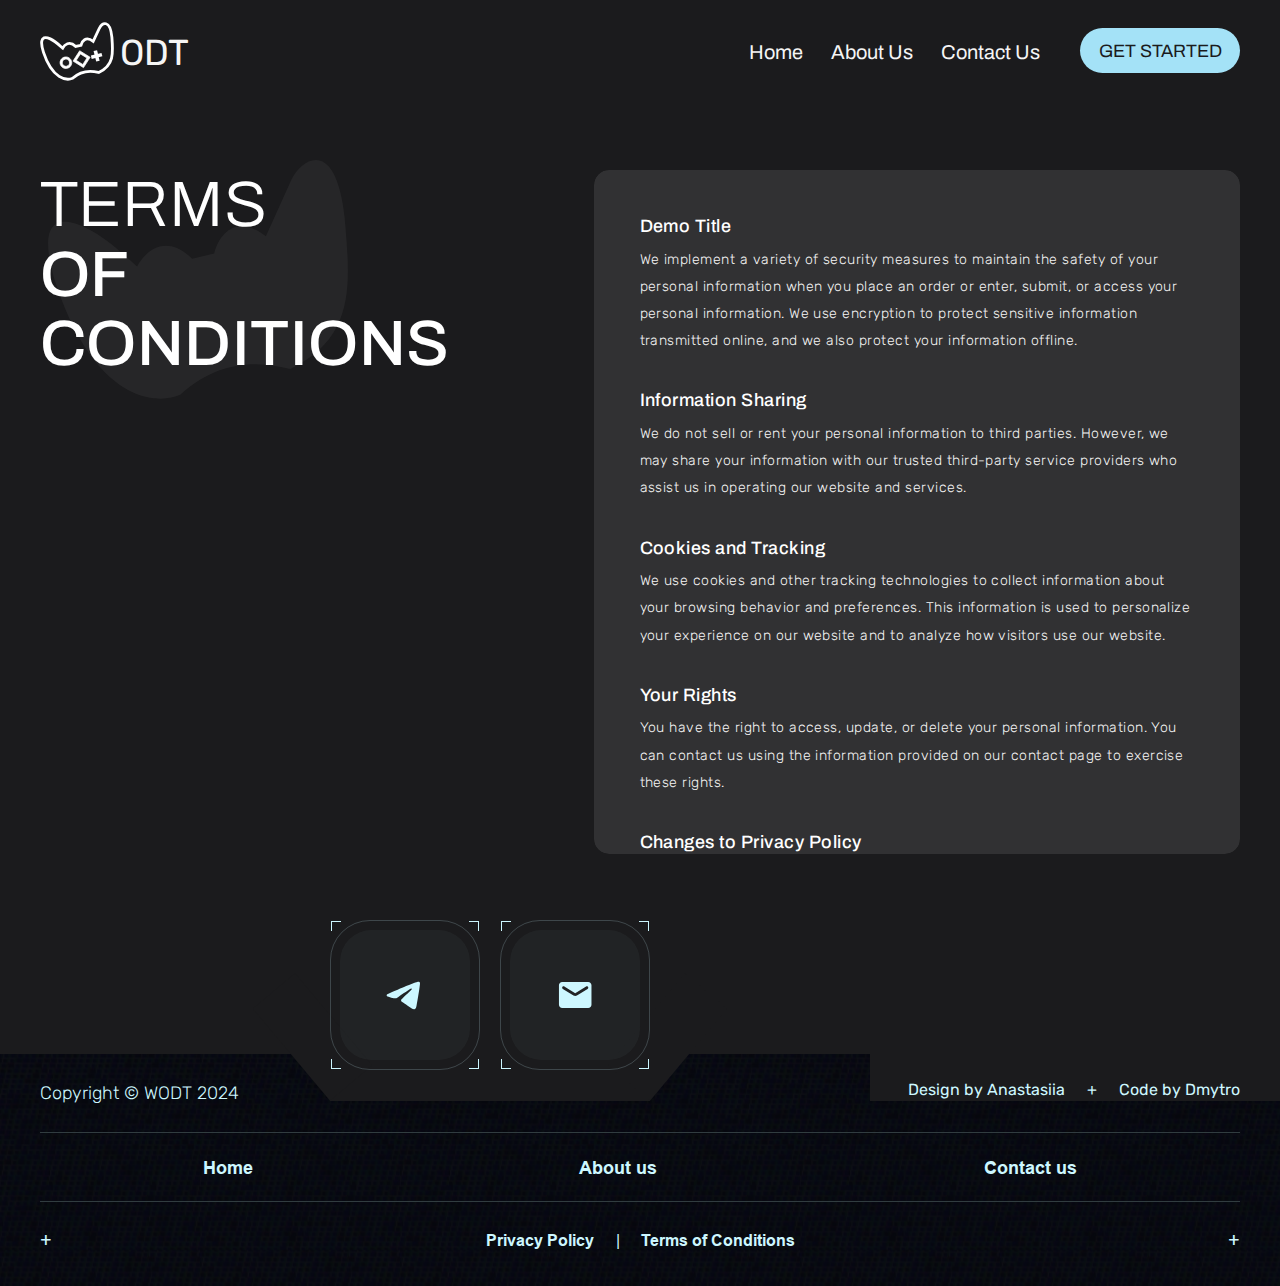
<file: terms-of-conditions.html>
<!DOCTYPE html>
<html lang="en">
<head>
   <meta charset="UTF-8">
   <meta http-equiv="X-UA-Compatible" content="IE=edge">
   <meta name="viewport" content="width=device-width, initial-scale=1.0">
   <link rel="stylesheet" href="files/lazy-load-for-images/lazy-load-for-images.css?_v=20240630154634">
   <link rel="stylesheet" href="files/swiper/css/swiper-bundle.min.css?_v=20240630154634">
   <link rel="stylesheet" href="css/style.min.css?_v=20240630154634">
   <!--<link rel="icon" type="image/svg+xml" href="favicon.svg">-->
   <title>Terms of Conditions - WODT</title>
</head>
<body>
   <div class="wrapper">
      <header data-aos="fade-down" data-aos-easing="linear" data-aos-duration="550" class="header">
   <div class="header__wrapper lock-padding">
      <div id="header-container" class="n_container header-container">
         <div class="header__blockLogo">
            <a href="https://hetman-novel.github.io/wodt/">
               <img src="images/svg/logo.svg" alt="">
            </a>
            <p>ODT</p>
         </div>
         <div class="header__menu menu">
            <div class="menu__body">
               <nav class="menu-topmenu-container">
                  <ul class="menu__list">
                     <li class="menu-item">
                        <a class="menu__link" href="https://hetman-novel.github.io/wodt/">Home</a>
                     </li>
                     <!---
                     <li class="menu-item menu-item-has-children">
                        <a class="menu__link" href="#">Demo</a>
                        <span class="menu__arrow">
                           <svg width="10" height="10" viewBox="0 0 24 24">
                              <path d="M0 7.33l2.829-2.83 9.175 9.339 9.167-9.339 2.829 2.83-11.996 12.17z"
                                 fill="currentColor" />
                           </svg>
                        </span>
                        <ul class="menu__sub-list">
                           <li class="menu-item">
                              <a class="menu__link" href="#">Sub MENU 1</a>
                           </li>
                           <li class="menu-item">
                              <a class="menu__link" href="#">SUB MENU 2</a>
                           </li>
                           <li class="menu-item current-menu-item current_page_item">
                              <a class="menu__link" href="#">SUB MENU 3</a>
                           </li>
                           <li class="menu-item">
                              <a class="menu__link" href="#">SUB MENU 4</a>
                           </li>
                        </ul>
                     </li>
                     -->
                     <li class="menu-item">
                        <a class="menu__link" href="https://hetman-novel.github.io/wodt/about-us.html">About Us</a>
                     </li>
                     <li class="menu-item">
                        <a class="menu__link" href="https://hetman-novel.github.io/wodt/contact-us.html">Contact Us</a>
                     </li>
                  </ul>
               </nav>
            </div>
         </div>
         <div class="header__right">
            <a href="#" class="header__btn">Get Started</a>
         </div>
         <button type="button" class="header__btn-menu n_btn menu__icon" id="burger">
            <span></span>
         </button>
      </div>
   </div>
</header>
      <main class="main page">
      
         <div class="n_container">
            <div class="page__items">
               <div class="page__item">
                  <div class="page__blockTitle wrap-lazy-load-image">
                     <h1>Terms <strong>of Conditions</strong></h1>
                     <img src="images/svg/bg-page-title.svg" alt="">
                  </div>
               </div>
               <div class="page__item">
                  <div class="page__wrapBlockText">
                     <div class="page__blockText">
                        <h2>Demo Title</h2>
                        <p>We implement a variety of security measures to maintain the safety of your personal information when you place an order or enter, submit, or access your personal information. We use encryption to protect sensitive information transmitted online, and we also protect your information offline.</p>
                        <h2>Information Sharing</h2>
                        <p>We do not sell or rent your personal information to third parties. However, we may share your information with our trusted third-party service providers who assist us in operating our website and services.</p>
                        <h2>Cookies and Tracking</h2>
                        <p>We use cookies and other tracking technologies to collect information about your browsing behavior and preferences. This information is used to personalize your experience on our website and to analyze how visitors use our website.</p>
                        <h2>Your Rights</h2>
                        <p>You have the right to access, update, or delete your personal information. You can contact us using the information provided on our contact page to exercise these rights.</p>
                        <h2>Changes to Privacy Policy</h2>
                        <p>We reserve the right to update this Privacy Policy at any time. We will notify you of any changes by posting the new Privacy Policy on our website.</p>
                        <h2>Contact Us</h2>
                        <p>If you have any questions about our Privacy Policy, please contact us using the information provided on our contact page.</p>
                     </div>
                  </div>
               </div>
            </div>
         </div>

      </main>
      <div class="wrap-footer">
   <footer class="footer">
      <div class="n_container">
         <div class="footer__items">
            <div class="footer__item">
               <p>Copyright © WODT 2024</p>
            </div>
            <div class="footer__item">
               <ul class="footer__link">
                  <li>
                     <a href="https://web.telegram.org/k/" target="_blank">
                        <svg width="40" height="40" viewBox="0 0 40 40" fill="none" xmlns="http://www.w3.org/2000/svg">
                           <path d="M3.94988 18.5667C12.8999 14.6667 18.8665 12.1001 21.8498 10.8501C30.3831 7.30008 32.1498 6.68341 33.2998 6.66675C33.5498 6.66675 34.1165 6.73341 34.4831 7.01675C34.7831 7.26675 34.8831 7.61675 34.9165 7.85008C34.9498 8.08341 34.9998 8.63341 34.9665 9.05008C34.4998 13.9001 32.4998 25.6834 31.4831 31.1167C31.0498 33.4167 30.1998 34.1834 29.3831 34.2667C27.5998 34.4334 26.2498 33.0834 24.5165 31.9501C21.8165 30.1834 20.2831 29.0834 17.6665 27.3501C14.6332 25.3501 16.5999 24.2501 18.3331 22.4667C18.7831 22.0001 26.6331 14.8501 26.7831 14.2001C26.7998 14.1167 26.8165 13.8167 26.6331 13.6501C26.4498 13.4834 26.1998 13.5501 25.9998 13.5834C25.7331 13.6501 21.4165 16.5001 13.0499 22.1334C11.8332 22.9667 10.7165 23.3834 9.71654 23.3667C8.61654 23.3501 6.51654 22.7501 4.94988 22.2334C3.03321 21.6167 1.49987 21.2834 1.63321 20.2167C1.69988 19.6667 2.46654 19.1001 3.91654 18.5167L3.94988 18.5667Z" fill="#CDF7FF"/>
                        </svg>
                        <img class="footer__linkArrow left-top" src="images/svg/footer-link-arrow-left-top.svg" alt="">
                        <img class="footer__linkArrow right-top" src="images/svg/footer-link-arrow-right-top.svg" alt="">
                        <img class="footer__linkArrow left-bottom" src="images/svg/footer-link-arrow-left-bottom.svg" alt="">
                        <img class="footer__linkArrow right-bottom" src="images/svg/footer-link-arrow-right-bottom.svg" alt="">
                     </a>
                  </li>
                  <li>
                     <a href="https://web.telegram.org/k/" target="_blank">
                        <svg width="40" height="40" viewBox="0 0 40 40" fill="none" xmlns="http://www.w3.org/2000/svg">
                           <path d="M33.221 6.99268H7.20532C5.41675 6.99268 3.95337 8.45593 3.95337 10.2443V29.7544C3.95337 31.5428 5.41675 33.006 7.20532 33.006H33.221C35.0095 33.006 36.4729 31.5428 36.4729 29.7544V10.2443C36.4729 8.45593 35.0095 6.99268 33.221 6.99268ZM32.5705 13.9024L21.9367 20.5521C20.8798 21.2187 19.5465 21.2187 18.4896 20.5521L7.85571 13.9024C7.69267 13.8109 7.54989 13.6873 7.43602 13.539C7.32215 13.3908 7.23956 13.2208 7.19325 13.0398C7.14693 12.8586 7.13784 12.67 7.16655 12.4852C7.19525 12.3004 7.26115 12.1235 7.36024 11.965C7.45934 11.8065 7.58957 11.6696 7.74307 11.5629C7.89657 11.4562 8.07012 11.3816 8.25325 11.3439C8.43638 11.3061 8.62525 11.3059 8.80845 11.3433C8.99166 11.3807 9.16537 11.4548 9.31909 11.5612L20.2131 18.3735L31.1072 11.5612C31.2609 11.4548 31.4346 11.3807 31.6178 11.3433C31.801 11.3059 31.9899 11.3061 32.173 11.3439C32.3561 11.3816 32.5297 11.4562 32.6831 11.5629C32.8367 11.6696 32.9669 11.8065 33.066 11.965C33.1651 12.1235 33.231 12.3004 33.2597 12.4852C33.2884 12.67 33.2793 12.8586 33.233 13.0398C33.1867 13.2208 33.1041 13.3908 32.9902 13.539C32.8764 13.6873 32.7336 13.8109 32.5705 13.9024Z" fill="#CDF7FF"/>
                        </svg>
                        <img class="footer__linkArrow left-top" src="images/svg/footer-link-arrow-left-top.svg" alt="">
                        <img class="footer__linkArrow right-top" src="images/svg/footer-link-arrow-right-top.svg" alt="">
                        <img class="footer__linkArrow left-bottom" src="images/svg/footer-link-arrow-left-bottom.svg" alt="">
                        <img class="footer__linkArrow right-bottom" src="images/svg/footer-link-arrow-right-bottom.svg" alt="">
                     </a>
                  </li>
               </ul>
            </div>
            <div class="footer__item">
               <div class="footer__itemWrapContent">
                  <p>Design by Anastasiia <span>+</span> Code by Dmytro</p>
               </div>
            </div>
         </div>
         <nav class="footer__nav-menu">
            <ul>
               <li>
                  <a href="https://hetman-novel.github.io/wodt/">Home</a>
               </li>
               <li>
                  <a href="https://hetman-novel.github.io/wodt/about-us.html">About us</a>
               </li>
               <li>
                  <a href="https://hetman-novel.github.io/wodt/contact-us.html">Contact us</a>
               </li>
            </ul>
         </nav>
         <div class="footer__columns">
            <div class="footer__column">
               <p class="plus">+</p>
            </div>
            <div class="footer__column">
               <nav>
                  <a href="https://hetman-novel.github.io/wodt/privacy-policy.html">Privacy Policy</a>
                  <a href="https://hetman-novel.github.io/wodt/terms-of-conditions.html">Terms of Conditions</a>
               </nav>
            </div>
            <div class="footer__column">
               <p class="plus">+</p>
            </div>
         </div>
      </div>
   </footer>
</div>
   </div>

   <script src="js/script.min.js?_v=20240630154634"></script>

   <script src="files/lazy-load-for-images/lazy-load-for-images.js?_v=20240630154634"></script>

</body>
</html>
</file>
<file: files/lazy-load-for-images/lazy-load-for-images.css>
.wrap-lazy-load-image {
    /*background-color: #f5f5f5;
    overflow: hidden;*/
    position: relative;
}
.wrap-lazy-load-image img,
.wrap-lazy-load-image.img-loaded .sk-spinner-pulse {
	opacity: 0;
}
.wrap-lazy-load-image img {
    transition: 0.3s ease 0s;
}
.wrap-lazy-load-image.img-loaded img {
    opacity: 1;
}

/* Spinner */
.sk-spinner-pulse {
	animation: sk-spinner-pulse 1s infinite ease-in-out;
	background-color: #045FBC;
	border-radius: 100%;
	left: 50%;
	height: 50px;
	margin-left: -25px;
	margin-top: -25px;
	position: absolute;
	top: 50%;
	width: 50px;
}
@-webkit-keyframes sk-spinner-pulse {
	0% {
		transform: scale(0);
	}
	100% {
		opacity: 0;
		transform: scale(1);
	}
}
@keyframes sk-spinner-pulse {
	0% {
		transform: scale(0);
	}
	100% {
		opacity: 0;
		transform: scale(1);
	}
}
</file>
<file: css/style.min.css>
@charset "UTF-8";@font-face{font-family:Archivo;font-style:normal;font-weight:300;font-stretch:100%;font-display:swap;src:url(../files/fonts/Archivo/300/vietnamese.woff2) format("woff2");unicode-range:U+0102-0103,U+0110-0111,U+0128-0129,U+0168-0169,U+01A0-01A1,U+01AF-01B0,U+0300-0301,U+0303-0304,U+0308-0309,U+0323,U+0329,U+1EA0-1EF9,U+20AB}@font-face{font-family:Archivo;font-style:normal;font-weight:300;font-stretch:100%;font-display:swap;src:url(../files/fonts/Archivo/300/latin-ext.woff2) format("woff2");unicode-range:U+0100-02AF,U+0304,U+0308,U+0329,U+1E00-1E9F,U+1EF2-1EFF,U+2020,U+20A0-20AB,U+20AD-20C0,U+2113,U+2C60-2C7F,U+A720-A7FF}@font-face{font-family:Archivo;font-style:normal;font-weight:300;font-stretch:100%;font-display:swap;src:url(../files/fonts/Archivo/300/latin.woff2) format("woff2");unicode-range:U+0000-00FF,U+0131,U+0152-0153,U+02BB-02BC,U+02C6,U+02DA,U+02DC,U+0304,U+0308,U+0329,U+2000-206F,U+2074,U+20AC,U+2122,U+2191,U+2193,U+2212,U+2215,U+FEFF,U+FFFD}@font-face{font-family:Archivo;font-style:normal;font-weight:400;font-stretch:100%;font-display:swap;src:url(../files/fonts/Archivo/400/vietnamese.woff2) format("woff2");unicode-range:U+0102-0103,U+0110-0111,U+0128-0129,U+0168-0169,U+01A0-01A1,U+01AF-01B0,U+0300-0301,U+0303-0304,U+0308-0309,U+0323,U+0329,U+1EA0-1EF9,U+20AB}@font-face{font-family:Archivo;font-style:normal;font-weight:400;font-stretch:100%;font-display:swap;src:url(../files/fonts/Archivo/400/latin-ext.woff2) format("woff2");unicode-range:U+0100-02AF,U+0304,U+0308,U+0329,U+1E00-1E9F,U+1EF2-1EFF,U+2020,U+20A0-20AB,U+20AD-20C0,U+2113,U+2C60-2C7F,U+A720-A7FF}@font-face{font-family:Archivo;font-style:normal;font-weight:400;font-stretch:100%;font-display:swap;src:url(../files/fonts/Archivo/400/latin.woff2) format("woff2");unicode-range:U+0000-00FF,U+0131,U+0152-0153,U+02BB-02BC,U+02C6,U+02DA,U+02DC,U+0304,U+0308,U+0329,U+2000-206F,U+2074,U+20AC,U+2122,U+2191,U+2193,U+2212,U+2215,U+FEFF,U+FFFD}@font-face{font-family:Archivo;font-style:normal;font-weight:500;font-stretch:100%;font-display:swap;src:url(../files/fonts/Archivo/500/vietnamese.woff2) format("woff2");unicode-range:U+0102-0103,U+0110-0111,U+0128-0129,U+0168-0169,U+01A0-01A1,U+01AF-01B0,U+0300-0301,U+0303-0304,U+0308-0309,U+0323,U+0329,U+1EA0-1EF9,U+20AB}@font-face{font-family:Archivo;font-style:normal;font-weight:500;font-stretch:100%;font-display:swap;src:url(../files/fonts/Archivo/500/latin-ext.woff2) format("woff2");unicode-range:U+0100-02AF,U+0304,U+0308,U+0329,U+1E00-1E9F,U+1EF2-1EFF,U+2020,U+20A0-20AB,U+20AD-20C0,U+2113,U+2C60-2C7F,U+A720-A7FF}@font-face{font-family:Archivo;font-style:normal;font-weight:500;font-stretch:100%;font-display:swap;src:url(../files/fonts/Archivo/500/latin.woff2) format("woff2");unicode-range:U+0000-00FF,U+0131,U+0152-0153,U+02BB-02BC,U+02C6,U+02DA,U+02DC,U+0304,U+0308,U+0329,U+2000-206F,U+2074,U+20AC,U+2122,U+2191,U+2193,U+2212,U+2215,U+FEFF,U+FFFD}@font-face{font-family:Archivo;font-style:normal;font-weight:600;font-stretch:100%;font-display:swap;src:url(../files/fonts/Archivo/600/vietnamese.woff2) format("woff2");unicode-range:U+0102-0103,U+0110-0111,U+0128-0129,U+0168-0169,U+01A0-01A1,U+01AF-01B0,U+0300-0301,U+0303-0304,U+0308-0309,U+0323,U+0329,U+1EA0-1EF9,U+20AB}@font-face{font-family:Archivo;font-style:normal;font-weight:600;font-stretch:100%;font-display:swap;src:url(../files/fonts/Archivo/600/latin-ext.woff2) format("woff2");unicode-range:U+0100-02AF,U+0304,U+0308,U+0329,U+1E00-1E9F,U+1EF2-1EFF,U+2020,U+20A0-20AB,U+20AD-20C0,U+2113,U+2C60-2C7F,U+A720-A7FF}@font-face{font-family:Archivo;font-style:normal;font-weight:600;font-stretch:100%;font-display:swap;src:url(../files/fonts/Archivo/600/latin.woff2) format("woff2");unicode-range:U+0000-00FF,U+0131,U+0152-0153,U+02BB-02BC,U+02C6,U+02DA,U+02DC,U+0304,U+0308,U+0329,U+2000-206F,U+2074,U+20AC,U+2122,U+2191,U+2193,U+2212,U+2215,U+FEFF,U+FFFD}@font-face{font-family:Archivo;font-style:italic;font-weight:600;font-stretch:100%;font-display:swap;src:url(../files/fonts/Archivo/600/italic/vietnamese.woff2) format("woff2");unicode-range:U+0102-0103,U+0110-0111,U+0128-0129,U+0168-0169,U+01A0-01A1,U+01AF-01B0,U+0300-0301,U+0303-0304,U+0308-0309,U+0323,U+0329,U+1EA0-1EF9,U+20AB}@font-face{font-family:Archivo;font-style:italic;font-weight:600;font-stretch:100%;font-display:swap;src:url(../files/fonts/Archivo/600/italic/latin-ext.woff2) format("woff2");unicode-range:U+0100-02AF,U+0304,U+0308,U+0329,U+1E00-1E9F,U+1EF2-1EFF,U+2020,U+20A0-20AB,U+20AD-20C0,U+2113,U+2C60-2C7F,U+A720-A7FF}@font-face{font-family:Archivo;font-style:italic;font-weight:600;font-stretch:100%;font-display:swap;src:url(../files/fonts/Archivo/600/italic/latin.woff2) format("woff2");unicode-range:U+0000-00FF,U+0131,U+0152-0153,U+02BB-02BC,U+02C6,U+02DA,U+02DC,U+0304,U+0308,U+0329,U+2000-206F,U+2074,U+20AC,U+2122,U+2191,U+2193,U+2212,U+2215,U+FEFF,U+FFFD}@font-face{font-family:Arial;src:url(../files/fonts/Arial/Arial-Bold.woff2) format("woff2");font-weight:700;font-style:normal;font-display:swap}@font-face{font-family:Arial;src:url(../files/fonts/Arial/Arial-Regular.woff2) format("woff2");font-weight:400;font-style:normal;font-display:swap}@font-face{font-family:Rubik;font-style:normal;font-weight:300;font-display:swap;src:url(../files/fonts/Rubik/300/arabic.woff2) format("woff2");unicode-range:U+0600-06FF,U+0750-077F,U+0870-088E,U+0890-0891,U+0898-08E1,U+08E3-08FF,U+200C-200E,U+2010-2011,U+204F,U+2E41,U+FB50-FDFF,U+FE70-FE74,U+FE76-FEFC,U+102E0-102FB,U+10E60-10E7E,U+10EFD-10EFF,U+1EE00-1EE03,U+1EE05-1EE1F,U+1EE21-1EE22,U+1EE24,U+1EE27,U+1EE29-1EE32,U+1EE34-1EE37,U+1EE39,U+1EE3B,U+1EE42,U+1EE47,U+1EE49,U+1EE4B,U+1EE4D-1EE4F,U+1EE51-1EE52,U+1EE54,U+1EE57,U+1EE59,U+1EE5B,U+1EE5D,U+1EE5F,U+1EE61-1EE62,U+1EE64,U+1EE67-1EE6A,U+1EE6C-1EE72,U+1EE74-1EE77,U+1EE79-1EE7C,U+1EE7E,U+1EE80-1EE89,U+1EE8B-1EE9B,U+1EEA1-1EEA3,U+1EEA5-1EEA9,U+1EEAB-1EEBB,U+1EEF0-1EEF1}@font-face{font-family:Rubik;font-style:normal;font-weight:300;font-display:swap;src:url(../files/fonts/Rubik/300/cyrillic-ext.woff2) format("woff2");unicode-range:U+0460-052F,U+1C80-1C88,U+20B4,U+2DE0-2DFF,U+A640-A69F,U+FE2E-FE2F}@font-face{font-family:Rubik;font-style:normal;font-weight:300;font-display:swap;src:url(../files/fonts/Rubik/300/cyrillic.woff2) format("woff2");unicode-range:U+0301,U+0400-045F,U+0490-0491,U+04B0-04B1,U+2116}@font-face{font-family:Rubik;font-style:normal;font-weight:300;font-display:swap;src:url(../files/fonts/Rubik/300/hebrew.woff2) format("woff2");unicode-range:U+0590-05FF,U+200C-2010,U+20AA,U+25CC,U+FB1D-FB4F}@font-face{font-family:Rubik;font-style:normal;font-weight:300;font-display:swap;src:url(../files/fonts/Rubik/300/latin-ext.woff2) format("woff2");unicode-range:U+0100-02AF,U+0304,U+0308,U+0329,U+1E00-1E9F,U+1EF2-1EFF,U+2020,U+20A0-20AB,U+20AD-20C0,U+2113,U+2C60-2C7F,U+A720-A7FF}@font-face{font-family:Rubik;font-style:normal;font-weight:300;font-display:swap;src:url(../files/fonts/Rubik/300/latin.woff2) format("woff2");unicode-range:U+0000-00FF,U+0131,U+0152-0153,U+02BB-02BC,U+02C6,U+02DA,U+02DC,U+0304,U+0308,U+0329,U+2000-206F,U+2074,U+20AC,U+2122,U+2191,U+2193,U+2212,U+2215,U+FEFF,U+FFFD}@font-face{font-family:Rubik;font-style:normal;font-weight:400;font-display:swap;src:url(../files/fonts/Rubik/400/arabic.woff2) format("woff2");unicode-range:U+0600-06FF,U+0750-077F,U+0870-088E,U+0890-0891,U+0898-08E1,U+08E3-08FF,U+200C-200E,U+2010-2011,U+204F,U+2E41,U+FB50-FDFF,U+FE70-FE74,U+FE76-FEFC,U+102E0-102FB,U+10E60-10E7E,U+10EFD-10EFF,U+1EE00-1EE03,U+1EE05-1EE1F,U+1EE21-1EE22,U+1EE24,U+1EE27,U+1EE29-1EE32,U+1EE34-1EE37,U+1EE39,U+1EE3B,U+1EE42,U+1EE47,U+1EE49,U+1EE4B,U+1EE4D-1EE4F,U+1EE51-1EE52,U+1EE54,U+1EE57,U+1EE59,U+1EE5B,U+1EE5D,U+1EE5F,U+1EE61-1EE62,U+1EE64,U+1EE67-1EE6A,U+1EE6C-1EE72,U+1EE74-1EE77,U+1EE79-1EE7C,U+1EE7E,U+1EE80-1EE89,U+1EE8B-1EE9B,U+1EEA1-1EEA3,U+1EEA5-1EEA9,U+1EEAB-1EEBB,U+1EEF0-1EEF1}@font-face{font-family:Rubik;font-style:normal;font-weight:400;font-display:swap;src:url(../files/fonts/Rubik/400/cyrillic-ext.woff2) format("woff2");unicode-range:U+0460-052F,U+1C80-1C88,U+20B4,U+2DE0-2DFF,U+A640-A69F,U+FE2E-FE2F}@font-face{font-family:Rubik;font-style:normal;font-weight:400;font-display:swap;src:url(../files/fonts/Rubik/400/cyrillic.woff2) format("woff2");unicode-range:U+0301,U+0400-045F,U+0490-0491,U+04B0-04B1,U+2116}@font-face{font-family:Rubik;font-style:normal;font-weight:400;font-display:swap;src:url(../files/fonts/Rubik/400/hebrew.woff2) format("woff2");unicode-range:U+0590-05FF,U+200C-2010,U+20AA,U+25CC,U+FB1D-FB4F}@font-face{font-family:Rubik;font-style:normal;font-weight:400;font-display:swap;src:url(../files/fonts/Rubik/400/latin-ext.woff2) format("woff2");unicode-range:U+0100-02AF,U+0304,U+0308,U+0329,U+1E00-1E9F,U+1EF2-1EFF,U+2020,U+20A0-20AB,U+20AD-20C0,U+2113,U+2C60-2C7F,U+A720-A7FF}@font-face{font-family:Rubik;font-style:normal;font-weight:400;font-display:swap;src:url(../files/fonts/Rubik/400/latin.woff2) format("woff2");unicode-range:U+0000-00FF,U+0131,U+0152-0153,U+02BB-02BC,U+02C6,U+02DA,U+02DC,U+0304,U+0308,U+0329,U+2000-206F,U+2074,U+20AC,U+2122,U+2191,U+2193,U+2212,U+2215,U+FEFF,U+FFFD}@font-face{font-family:Rubik;font-style:normal;font-weight:700;font-display:swap;src:url(../files/fonts/Rubik/700/arabic.woff2) format("woff2");unicode-range:U+0600-06FF,U+0750-077F,U+0870-088E,U+0890-0891,U+0898-08E1,U+08E3-08FF,U+200C-200E,U+2010-2011,U+204F,U+2E41,U+FB50-FDFF,U+FE70-FE74,U+FE76-FEFC,U+102E0-102FB,U+10E60-10E7E,U+10EFD-10EFF,U+1EE00-1EE03,U+1EE05-1EE1F,U+1EE21-1EE22,U+1EE24,U+1EE27,U+1EE29-1EE32,U+1EE34-1EE37,U+1EE39,U+1EE3B,U+1EE42,U+1EE47,U+1EE49,U+1EE4B,U+1EE4D-1EE4F,U+1EE51-1EE52,U+1EE54,U+1EE57,U+1EE59,U+1EE5B,U+1EE5D,U+1EE5F,U+1EE61-1EE62,U+1EE64,U+1EE67-1EE6A,U+1EE6C-1EE72,U+1EE74-1EE77,U+1EE79-1EE7C,U+1EE7E,U+1EE80-1EE89,U+1EE8B-1EE9B,U+1EEA1-1EEA3,U+1EEA5-1EEA9,U+1EEAB-1EEBB,U+1EEF0-1EEF1}@font-face{font-family:Rubik;font-style:normal;font-weight:700;font-display:swap;src:url(../files/fonts/Rubik/700/cyrillic-ext.woff2) format("woff2");unicode-range:U+0460-052F,U+1C80-1C88,U+20B4,U+2DE0-2DFF,U+A640-A69F,U+FE2E-FE2F}@font-face{font-family:Rubik;font-style:normal;font-weight:700;font-display:swap;src:url(../files/fonts/Rubik/700/cyrillic.woff2) format("woff2");unicode-range:U+0301,U+0400-045F,U+0490-0491,U+04B0-04B1,U+2116}@font-face{font-family:Rubik;font-style:normal;font-weight:700;font-display:swap;src:url(../files/fonts/Rubik/700/hebrew.woff2) format("woff2");unicode-range:U+0590-05FF,U+200C-2010,U+20AA,U+25CC,U+FB1D-FB4F}@font-face{font-family:Rubik;font-style:normal;font-weight:700;font-display:swap;src:url(../files/fonts/Rubik/700/latin-ext.woff2) format("woff2");unicode-range:U+0100-02AF,U+0304,U+0308,U+0329,U+1E00-1E9F,U+1EF2-1EFF,U+2020,U+20A0-20AB,U+20AD-20C0,U+2113,U+2C60-2C7F,U+A720-A7FF}@font-face{font-family:Rubik;font-style:normal;font-weight:700;font-display:swap;src:url(../files/fonts/Rubik/700/latin.woff2) format("woff2");unicode-range:U+0000-00FF,U+0131,U+0152-0153,U+02BB-02BC,U+02C6,U+02DA,U+02DC,U+0304,U+0308,U+0329,U+2000-206F,U+2074,U+20AC,U+2122,U+2191,U+2193,U+2212,U+2215,U+FEFF,U+FFFD}@font-face{font-family:"Chakra Petch";font-style:normal;font-weight:400;font-display:swap;src:url(../files/fonts/ChakraPetch/400/thai.woff2) format("woff2");unicode-range:U+0E01-0E5B,U+200C-200D,U+25CC}@font-face{font-family:"Chakra Petch";font-style:normal;font-weight:400;font-display:swap;src:url(../files/fonts/ChakraPetch/400/vietnamese.woff2) format("woff2");unicode-range:U+0102-0103,U+0110-0111,U+0128-0129,U+0168-0169,U+01A0-01A1,U+01AF-01B0,U+0300-0301,U+0303-0304,U+0308-0309,U+0323,U+0329,U+1EA0-1EF9,U+20AB}@font-face{font-family:"Chakra Petch";font-style:normal;font-weight:400;font-display:swap;src:url(../files/fonts/ChakraPetch/400/latin-ext.woff2) format("woff2");unicode-range:U+0100-02AF,U+0304,U+0308,U+0329,U+1E00-1E9F,U+1EF2-1EFF,U+2020,U+20A0-20AB,U+20AD-20C0,U+2113,U+2C60-2C7F,U+A720-A7FF}@font-face{font-family:"Chakra Petch";font-style:normal;font-weight:400;font-display:swap;src:url(../files/fonts/ChakraPetch/400/latin.woff2) format("woff2");unicode-range:U+0000-00FF,U+0131,U+0152-0153,U+02BB-02BC,U+02C6,U+02DA,U+02DC,U+0304,U+0308,U+0329,U+2000-206F,U+2074,U+20AC,U+2122,U+2191,U+2193,U+2212,U+2215,U+FEFF,U+FFFD}@font-face{font-family:"Chakra Petch";font-style:normal;font-weight:700;font-display:swap;src:url(../files/fonts/ChakraPetch/700/thai.woff2) format("woff2");unicode-range:U+0E01-0E5B,U+200C-200D,U+25CC}@font-face{font-family:"Chakra Petch";font-style:normal;font-weight:700;font-display:swap;src:url(../files/fonts/ChakraPetch/700/vietnamese.woff2) format("woff2");unicode-range:U+0102-0103,U+0110-0111,U+0128-0129,U+0168-0169,U+01A0-01A1,U+01AF-01B0,U+0300-0301,U+0303-0304,U+0308-0309,U+0323,U+0329,U+1EA0-1EF9,U+20AB}@font-face{font-family:"Chakra Petch";font-style:normal;font-weight:700;font-display:swap;src:url(../files/fonts/ChakraPetch/700/latin-ext.woff2) format("woff2");unicode-range:U+0100-02AF,U+0304,U+0308,U+0329,U+1E00-1E9F,U+1EF2-1EFF,U+2020,U+20A0-20AB,U+20AD-20C0,U+2113,U+2C60-2C7F,U+A720-A7FF}@font-face{font-family:"Chakra Petch";font-style:normal;font-weight:700;font-display:swap;src:url(../files/fonts/ChakraPetch/700/latin.woff2) format("woff2");unicode-range:U+0000-00FF,U+0131,U+0152-0153,U+02BB-02BC,U+02C6,U+02DA,U+02DC,U+0304,U+0308,U+0329,U+2000-206F,U+2074,U+20AC,U+2122,U+2191,U+2193,U+2212,U+2215,U+FEFF,U+FFFD}*,::after,::before{box-sizing:border-box;margin:0;padding:0}button{background:0 0;border:none;cursor:pointer}img,picture{height:auto;max-width:100%;vertical-align:top}/*! normalize.css v8.0.1 | MIT License | github.com/necolas/normalize.css */html{line-height:1.15;-webkit-text-size-adjust:100%}body{margin:0}main{display:block}h1{font-size:2em;margin:.67em 0}hr{box-sizing:content-box;height:0;overflow:visible}pre{font-family:monospace,monospace;font-size:1em}a{background-color:transparent}abbr[title]{border-bottom:none;text-decoration:underline;-webkit-text-decoration:underline dotted;text-decoration:underline dotted}b,strong{font-weight:700}code,kbd,samp{font-family:monospace,monospace;font-size:1em}small{font-size:80%}sub,sup{font-size:75%;line-height:0;position:relative;vertical-align:baseline}sub{bottom:-.25em}sup{top:-.5em}img{border-style:none}button,input,optgroup,select,textarea{font-family:inherit;font-size:100%;line-height:1.15;margin:0}button,input{overflow:visible}button,select{text-transform:none}[type=button],[type=reset],[type=submit],button{-webkit-appearance:button}[type=button]::-moz-focus-inner,[type=reset]::-moz-focus-inner,[type=submit]::-moz-focus-inner,button::-moz-focus-inner{border-style:none;padding:0}[type=button]:-moz-focusring,[type=reset]:-moz-focusring,[type=submit]:-moz-focusring,button:-moz-focusring{outline:1px dotted ButtonText}fieldset{padding:.35em .75em .625em}legend{box-sizing:border-box;color:inherit;display:table;max-width:100%;padding:0;white-space:normal}progress{vertical-align:baseline}textarea{overflow:auto}[type=checkbox],[type=radio]{box-sizing:border-box;padding:0}[type=number]::-webkit-inner-spin-button,[type=number]::-webkit-outer-spin-button{height:auto}[type=search]{-webkit-appearance:textfield;outline-offset:-2px}[type=search]::-webkit-search-decoration{-webkit-appearance:none}::-webkit-file-upload-button{-webkit-appearance:button;font:inherit}details{display:block}summary{display:list-item}template{display:none}[hidden]{display:none}body,html{height:100%}.wrapper{display:flex;flex-direction:column;min-height:100vh}main.main{flex:1;padding-top:190px}body{background-color:#1b1b1d;color:#f5f5f5;font-family:Archivo,sans-serif;font-size:18px;font-style:normal;font-weight:400;line-height:26px;margin:0}body._lock{overflow:hidden}body p{font-family:Rubik,sans-serif;font-weight:300}body p strong{font-weight:700}.n_container{margin-left:auto;margin-right:auto;max-width:1555px;padding-left:40px;padding-right:40px}.wrap-sec-title{align-items:flex-end;display:flex;position:relative;max-width:933px}.wrap-sec-title::after{background-color:#a4e2f7;border-radius:3px;bottom:34px;content:"";display:block;height:3px;left:15px;position:absolute;width:calc(100% - 50px)}.wrap-sec-title h2 span{padding-right:75px}.wrap-sec-title h2 span,.wrap-sec-title h3{background-color:#1b1b1d;position:relative;z-index:1}.wrap-sec-title h3{display:table;font-size:24px;line-height:26.11px;margin:0 0 22px auto;padding-left:31px;text-align:right;text-transform:uppercase;white-space:nowrap}.n_sec-title{font-size:64px;line-height:69.63px;margin:0;text-transform:uppercase}h1,h2,h3,h4,h5,h6{font-weight:400}.n_object-fit{left:0;height:100%;-o-object-fit:cover;object-fit:cover;position:absolute;top:0;width:100%;z-index:1}.wrap-lazy-load-image{position:relative}.wrap-lazy-load-image img,.wrap-lazy-load-image.img-loaded .sk-spinner-pulse{opacity:0}.wrap-lazy-load-image img{transition:.3s ease 0s}.wrap-lazy-load-image.img-loaded img{opacity:1}.sk-spinner-pulse{animation:sk-spinner-pulse 1s infinite ease-in-out;background-color:#999;border-radius:100%;left:50%;height:50px;margin-left:-25px;margin-top:-25px;position:absolute;top:50%;width:50px;z-index:0}.wrap-lazy-load-image.img-loaded .sk-spinner-pulse{z-index:-100}.wrap-lazy-load-image.img-loaded img{z-index:1}@keyframes sk-spinner-pulse{0%{transform:scale(0)}100%{opacity:0;transform:scale(1)}}body.lock{overflow:hidden}.popup{background-color:rgba(0,0,0,.8);color:#fff;height:100%;left:0;opacity:0;position:fixed;transition:all .6s ease 0s;top:0;overflow-y:auto;overflow-x:hidden;visibility:hidden;width:100%;z-index:105}.popup.open{opacity:1;visibility:visible}.popup__body{align-items:center;display:flex;justify-content:center;min-height:100vh;padding-bottom:50px;padding-right:50px;padding-left:50px;padding-top:50px}.popup__content{background-color:#1e3932;max-width:100%;padding:80px 40px 20px 36px;position:relative;width:850px}.popup__content-image{padding:0!important}.popup__content-image img{max-width:100%;vertical-align:top}.popup__close{align-items:center;height:32px;display:flex;justify-content:center;position:absolute;right:8px;top:18px;width:32px}.popup__form p{font-size:18px;font-weight:400;line-height:21.6px;margin:0 0 23px}.popup__form input{background:0 0;border:none;border-bottom:1px solid #8e9c98;font-family:Raleway,sans-serif;font-size:16px;font-weight:400;line-height:20.8px;margin-bottom:15px;padding-bottom:2px;width:100%}.popup__form input::-moz-placeholder{color:#fff}.popup__form input::placeholder{color:#fff}.popup__items{display:flex;flex-wrap:wrap}.popup__item{padding-bottom:37px;width:100%}.popup__item:nth-child(1){padding-top:23px;position:relative}.popup__item:nth-child(1)::after{background-color:rgba(255,255,255,.1);content:"";display:block;height:100%;position:absolute;width:1px}.popup__item:nth-child(1) a{font-family:"Stravinsky Trial",sans-serif;font-size:48px;font-weight:400;line-height:60px}.popup__item:nth-child(1) p{font-size:18px;font-weight:300;line-height:21.6px;margin:11px 0 0}.popup__item:nth-child(1) img{margin-top:43px}.popup__item:nth-child(2){padding-top:38px}.popup__item:nth-child(3){padding-bottom:0;padding-top:38px}.popup__item:nth-child(3) img{display:table;margin:0 auto}.popup .events__blockButton{color:#fff!important;margin-top:32px!important}.popup .events__blockButton::after{content:url("data:image/svg+xml;charset=UTF-8,%3csvg width='37' height='6' viewBox='0 0 37 6' fill='none' xmlns='http://www.w3.org/2000/svg'%3e%3cpath d='M0 5.5H37C35.138 5.5 32.79 4.43443 32.0611 0.5' stroke='white'/%3e%3c/svg%3e")}a{color:inherit;transition:color .3s;text-decoration:none}.header{left:0;position:fixed;right:0;top:0;width:100%;z-index:102}.header.n_hidden .header__wrapper{transform:translateY(-110%)}.header.n_scroll .header__wrapper{background-color:#1b1b1d;top:0}.header__close-menu{background:0 0;display:block;height:44px;position:relative;width:44px}.header__wrapper{background-color:#1b1b1d;left:0;padding-bottom:3px;padding-top:8px;position:fixed;transition:.2s;top:60px;width:100%;z-index:50}.header-container{align-items:center;display:flex;height:86px;position:relative}.header__blockLogo,.header__btn-menu{position:relative;z-index:6}.header__blockLogo{align-items:center;display:flex;margin-right:auto;padding-right:25px}.header__blockLogo a,.header__blockLogo img{height:auto;width:112px}.header__blockLogo p{font-size:46px;font-weight:400;line-height:50.05px;margin:0;text-transform:uppercase}.header__right{align-items:center;display:flex;margin-left:40px}.header__btn{align-items:center;background-color:#a4e2f7;border-radius:100px;color:#1b1b1d;display:flex;justify-content:center;font-size:20px;font-weight:400;line-height:28px;height:52px;min-width:188px;padding-left:8px;padding-right:8px;transform:translateY(-3px);text-align:center;text-transform:uppercase;transition:.3s ease 0s}.header__btn-menu{font-size:0}.header .menu__list>li{position:relative}.header .menu-item{position:relative}.header .menu__link a,.header .menu__sub-link a{transition:all .3s ease 0s!important}.header .menu__sub-list li{list-style:none}.header .menu__arrow{bottom:0;display:block;height:10px;font-size:0;overflow:hidden;margin-left:10px;position:relative;transition:transform .3s ease 0s;width:10px}.header .menu__arrow svg{left:0;max-width:100%;position:absolute;top:0}body._touch .header .menu__list>li._active .menu__sub-list{top:calc(100% - 0px)}body._pc .header .menu__list>li:hover .menu__sub-list{opacity:1;pointer-events:all;transform:perspective(400px) rotateX(0);visibility:visible}body._touch .header .menu__list{flex:0 0 auto}body._touch .header .menu__list>li._active .menu__arrow{transform:scale(1,-1)}.first-screen{overflow:hidden}.first-screen h1{font-size:128px;font-weight:300;line-height:139.26px;margin:0 0 -221px;text-transform:uppercase}.first-screen__title-row{align-items:center;background-color:#1b1b1d;display:flex;position:relative;z-index:2}.first-screen__title-row:nth-child(2){font-style:italic;font-weight:600;padding-left:37.2%}.first-screen__title-row:nth-child(3){display:table;margin-left:auto;position:relative}.first-screen__title-row:nth-child(3) .name{padding-bottom:36px;position:relative;z-index:2}.first-screen__title-row:nth-child(3) .name span{position:relative;z-index:3}.first-screen__title-row:nth-child(3) .name::after{background-color:#1b1b1d;border-bottom-left-radius:20px;bottom:0;content:"";left:-16.6%;position:absolute;right:1px;top:0;width:calc(100% + 120px);z-index:1}.first-screen__title-row:nth-child(3) .name .fillet-element{bottom:0;position:absolute;z-index:3}.first-screen__title-row:nth-child(3) .name .fillet-element.left{left:1px;transform:translate(-126px,-88px)}.first-screen__title-row:nth-child(3) .name .fillet-element.right{right:0;transform:translateY(100%)}.first-screen__title-row .columns{align-items:center;display:flex}.first-screen__title-row .column{display:flex;flex-direction:column}.first-screen__title-row .column .wrap-images{align-items:center;display:flex;margin-left:46px}.first-screen__title-row .column.info{padding-left:38px}.first-screen__title-row .column.info span:nth-child(1){font-size:42px;font-weight:600;line-height:45.7px;margin-bottom:7px;text-transform:lowercase}.first-screen__title-row .column.info span:nth-child(2){font-size:24px;font-weight:400;line-height:26.11px;text-transform:uppercase}.first-screen__title-row .column .blockImage{border:3.5px solid #1b1b1d;border-radius:50%;display:block;height:91px;position:relative;width:91px}.first-screen__title-row .column .blockImage:not(:first-child){margin-left:-34px}.first-screen__title-row .column .blockImage:nth-child(1){z-index:0}.first-screen__title-row .column .blockImage:nth-child(2){z-index:1}.first-screen__title-row .column .blockImage:nth-child(3){z-index:2}.first-screen__title-row .column .blockImage img{border-radius:inherit;left:0;height:100%;-o-object-fit:cover;object-fit:cover;position:absolute;top:0;width:100%}.first-screen__title-row a{align-items:center;background-color:#a4e2f7;border-radius:100px;color:#1b1b1d;display:flex;justify-content:center;font-size:28px;font-style:normal;font-weight:400;line-height:30.46px;height:77px;margin-left:61px;padding:10px 18px;text-align:center;width:327px;max-width:100%}.first-screen__item{width:100%}.first-screen__item:nth-child(1) .first-screen__blockImage{padding-bottom:69%;z-index:2}.first-screen__item:nth-child(2) .first-screen__blockImage{height:504px}.first-screen__blockImage{border-radius:20px;display:block;position:relative}.first-screen__blockImage img{border-radius:inherit;left:0;height:100%;-o-object-fit:cover;object-fit:cover;position:absolute;top:0;width:100%}.first-screen__blockInfo{background-color:#a4e2f7;border-radius:20px;margin-top:42px;padding:22px 28px 27px}.first-screen__blockInfoCategories{display:flex;flex-wrap:wrap}.first-screen__blockInfoCategories a{border-radius:100px;border:1px solid #1b1b1d;color:#1b1b1d;display:block;font-size:18px;font-weight:400;line-height:19.58px;margin:7px 15px 7px 0;padding:11px 25px 8.5px;text-align:center;transition:.3s;text-transform:uppercase}.first-screen__blockInfoCategories a.active{background-color:#1b1b1d;color:#f5f5f5;font-weight:300}.first-screen__blockInfoBottom{align-items:flex-end;display:flex;margin-top:26px}.first-screen__blockInfoBottom a{color:#1b1b1d;font-size:32px;font-weight:400;line-height:34.82px;margin-right:20px;text-transform:uppercase}.first-screen__blockInfoBottom img{margin-bottom:7px;transition:.2s}.banner{margin-bottom:8px;margin-top:84px;position:relative}.banner img.laptop{left:50%;max-width:58%;position:absolute;top:50%;transform:translate(-25%,-62.7%);z-index:3}.banner .sk-spinner-pulse{display:none}.about-us{padding-top:150px}.about-us .wrap-sec-title{margin-bottom:75px}.about-us__items{margin-bottom:87px}.about-us__itemBlockTitle h1,.about-us__itemBlockTitle h2,.about-us__itemBlockTitle h3,.about-us__itemBlockTitle h4,.about-us__itemBlockTitle h5,.about-us__itemBlockTitle h6{font-size:24px;font-weight:500;line-height:26px;margin:0 0 25px;text-transform:uppercase}.about-us__itemBlockImage{border-radius:15px;display:block;padding-bottom:68.5%;position:relative;width:100%}.about-us__itemBlockImage.reflection{transform:scale(-1,1)}.about-us__itemBlockImage img{border-radius:inherit;left:0;height:100%;-o-object-fit:cover;object-fit:cover;position:absolute;top:0;width:100%}.effectiveMarketing__progresBar{margin-bottom:64px;position:relative}.effectiveMarketing__progresBarName{font-size:24px;font-weight:500;line-height:26.11px;margin-bottom:20px;padding-right:75px;text-transform:uppercase}.effectiveMarketing__progresBarWrapFilling{background-color:#474748;border-radius:21px;height:20px}.effectiveMarketing__progresBarFilling{background-color:#a4e2f7;border-radius:inherit;height:inherit;transition:2s}.effectiveMarketing__progresBarFilling.width-zero{width:0!important}.effectiveMarketing__progresBarFilling.width-zero .effectiveMarketing__progresBarPercent{opacity:0}.effectiveMarketing__progresBarPercent{font-size:20px;font-weight:500;line-height:30px;text-align:right;left:auto;opacity:1;position:absolute;right:0;transition:.3s;transform:translate(-17px,-150%);transition-delay:2.6s}.services{padding-bottom:120px;padding-top:105px}.services__items{display:flex;flex-wrap:wrap;margin:146px -20px 0}.services__item{background:rgba(245,245,245,.1);border-radius:15px;margin:0 20px 40px;padding:55px 46px;width:calc(50% - 40px)}.services__item.active{background-color:#a4e2f7;color:#1b1b1d}.services__item.active .services__itemBlockIcon{background-color:#1b1b1d}.services__item.active .services__itemBlockIcon svg path{fill:#a4e2f7}.services__itemBlockIcon{align-items:center;background-color:#a4e2f7;border-radius:50%;display:flex;justify-content:center;height:55px;margin-bottom:35px;width:55px}.services__itemBlockIcon svg path{fill:#1b1b1d}.services__itemBlockTitle h1,.services__itemBlockTitle h2,.services__itemBlockTitle h3,.services__itemBlockTitle h4,.services__itemBlockTitle h5,.services__itemBlockTitle h6{font-size:24px;font-weight:500;line-height:26px;margin:0 0 35px;text-transform:uppercase}.block-info{padding-bottom:108px;padding-top:70px}.block-info .block-info__itemBlock{padding-left:82px}.block-info__itemWrapBlockImage{position:relative}.block-info__itemWrapBlockImage img{bottom:-11.7%;max-width:98%;position:absolute;right:-3.4%;z-index:2}.block-info__itemBlock:not(:last-child){margin-bottom:12%}.block-info__itemBlockImage{border-radius:15px;display:block;padding-bottom:63.3%}.block-info__itemBlockImage img{border-radius:inherit;left:0;height:100%;-o-object-fit:cover;object-fit:cover;max-width:100%;position:absolute;top:0;width:100%;z-index:0}.block-info__itemBlock h1,.block-info__itemBlock h2,.block-info__itemBlock h3,.block-info__itemBlock h4,.block-info__itemBlock h5,.block-info__itemBlock h6{font-size:24px;font-weight:500;line-height:26px;margin:0 0 25px;text-transform:uppercase}.portfolio{padding-bottom:50px}.portfolio__itemReadMore{color:#a4e2f7!important;display:table;font-size:24px;font-weight:400;line-height:26.11px;margin-top:68px;text-transform:uppercase}.portfolio__itemReadMore::after{content:url("data:image/svg+xml;charset=UTF-8,%3csvg width='20' height='16' viewBox='0 0 20 16' fill='none' xmlns='http://www.w3.org/2000/svg'%3e%3cpath d='M12.5 15.5L10.75 13.6875L15.1875 9.25H0V6.75H15.1875L10.75 2.3125L12.5 0.5L20 8L12.5 15.5Z' fill='%23A4E2F7'/%3e%3c/svg%3e");margin-left:33px;transition:.3s}.counter-block{background-color:#a4e2f7;border-radius:15px;display:flex;padding:63px 84px 67px}.counter-block__column{padding-left:8px;padding-right:8px;width:33.3333%}.counter-block__column h4,.counter-block__column p{color:#1b1b1d;margin:0}.counter-block__column h4{font-size:55px;font-weight:600;line-height:59.84px}.counter-block__column p{font-size:20px;font-weight:500;line-height:21.76px;margin-top:15px;text-transform:uppercase}.block-ticker{margin-bottom:150px;margin-top:32px;padding-bottom:150px;padding-top:150px;overflow:hidden}.block-ticker .ticker{overflow:hidden}.block-ticker .ticker__wrapper{position:relative}.block-ticker .ticker.top{background-color:#a4e2f7;position:relative;z-index:3}.block-ticker .ticker.top a,.block-ticker .ticker.top span{color:#1b1b1b}.block-ticker .ticker.bottom,.block-ticker .ticker.middle{background-color:rgba(245,245,245,.1);margin-top:-100px;margin-left:-50px;left:53%;position:absolute;width:calc(100% + 100px)}.block-ticker .ticker.bottom a,.block-ticker .ticker.bottom span,.block-ticker .ticker.middle a,.block-ticker .ticker.middle span{color:#f5f5f5}.block-ticker .ticker.bottom a::after,.block-ticker .ticker.bottom span::after,.block-ticker .ticker.middle a::after,.block-ticker .ticker.middle span::after{background-color:#f5f5f5}.block-ticker .ticker.middle{transform:translateX(-50%) rotate(7deg);z-index:2}.block-ticker .ticker.bottom{transform:translateX(-50%) rotate(-7deg);z-index:1}.block-ticker .ticker.bottom,.block-ticker .ticker.middle,.block-ticker .ticker.top{padding-bottom:36px;padding-top:36px}.block-ticker .ticker a,.block-ticker .ticker span{color:#f5f5f5;font-size:36px;font-weight:500;line-height:39.17px;margin-right:110px;position:relative;text-align:left;text-transform:uppercase}.block-ticker .ticker a::after,.block-ticker .ticker span::after{background-color:#1b1b1d;border-radius:15px;content:"";display:block;height:15px;position:absolute;right:-65px;top:12px;width:15px}.contact-us{margin-bottom:-30px;padding-top:65px;position:relative;z-index:2}.contact-us__item:nth-child(even){padding-bottom:80px}.contact-us__itemBlock:not(:last-child){margin-bottom:94px}.contact-us__itemBlockImage{border-radius:15px;display:block;padding-bottom:90%}.contact-us__itemBlockImage img{border-radius:inherit;left:0;height:100%;-o-object-fit:cover;object-fit:cover;max-width:100%;position:absolute;top:0;width:100%;z-index:0}.contact-us__itemBlock h1,.contact-us__itemBlock h2,.contact-us__itemBlock h3,.contact-us__itemBlock h4,.contact-us__itemBlock h5,.contact-us__itemBlock h6{font-size:24px;font-weight:500;line-height:26.11px;margin:0 0 30px;text-transform:uppercase}.contact-us__itemBlock ul{margin:33px 0 0;padding-left:11px}.contact-us__itemBlock ul li{font-size:18px;font-weight:300;line-height:28px;list-style:none;padding-left:16px;position:relative}.contact-us__itemBlock ul li:not(:last-child){margin-bottom:10px}.contact-us__itemBlock ul li::before{background-color:#f5f5f5;border-radius:50%;content:"";display:block;height:5px;left:0;position:absolute;top:11px;width:5px}.contact-us__itemBlock ul li strong{font-weight:600}.about-us-page{overflow:hidden}.about-us-page__head{margin-bottom:250px;margin-top:184px;position:relative}.about-us-page__head h1{color:#fff;font-size:400px;font-weight:600;line-height:435.2px;margin:0;text-transform:uppercase;text-align:center}.about-us-page__head img{left:50%;max-width:96%;position:absolute;top:55%;transform:translate(-50%,-50%);width:705px}.about-us-page__head .sk-spinner-pulse{display:none}.about-us-page__blocks{counter-reset:section;max-width:1920px;margin:0 auto;padding-top:100px;position:relative}.about-us-page__blocksButtonBotton{background-color:#fff;border-radius:50%;left:50%;height:212px;position:absolute;transform:translate(calc(-50% + 15px),-50%);width:212px;z-index:3}.about-us-page__blocksButtonBotton span{align-items:center;background-color:#000;border-radius:50%;height:104.18px;display:flex;justify-content:center;position:absolute;left:50%;top:50%;transform:translate(-50%,-50%);width:104.18px}.about-us-page__block{display:flex;margin-left:-15px;margin-right:-15px;position:relative}.about-us-page__block::after{background-color:#313133;bottom:0;content:"";display:block;height:100%;position:absolute;transform:translate(98%);right:0;top:0;width:100vw;z-index:0}.about-us-page__blockColumn{margin-left:15px;margin-right:15px;width:calc(50% - 30px)}.about-us-page__blockColumn:nth-child(2){background-color:#313133;padding:0 36px;position:relative}.about-us-page__blockColumn:nth-child(2)::before{content:url(../images/svg/about-ua-page-block-element.svg);left:0;position:absolute;transform:translate(-50%,-58%);top:50%}.about-us-page__blockImage{display:table;margin-left:auto}.about-us-page__blockImage.laptop img{transform:translateX(12%);z-index:3}.about-us-page__blockImage img{max-width:100%;position:relative;transform:translate(3.6%,9%);z-index:3}.about-us-page__blockInfo{margin-top:77px;padding-top:150px;position:relative;z-index:1}.about-us-page__blockInfo p{color:#a4e2f7;font-size:16px;font-weight:700;line-height:20.8px;margin:0}.about-us-page__blockInfoBottom,.about-us-page__blockText,.about-us-page__blockTitle{border-bottom:1px solid rgba(205,247,255,.2)}.about-us-page__blockTitle{border-top:1px solid rgba(205,247,255,.2);margin-top:48px;padding-bottom:192px;padding-top:16px}.about-us-page__blockTitle h1,.about-us-page__blockTitle h2,.about-us-page__blockTitle h3,.about-us-page__blockTitle h4,.about-us-page__blockTitle h5,.about-us-page__blockTitle h6{color:#a4e2f7;font-size:187.2px;font-weight:400;line-height:168.48px;letter-spacing:-5.6160001755px;margin:0;padding-left:135px;position:relative}.about-us-page__blockTitle h1:nth-child(1)::before,.about-us-page__blockTitle h1:nth-child(2)::before,.about-us-page__blockTitle h1:nth-child(3)::before,.about-us-page__blockTitle h1:nth-child(4)::before,.about-us-page__blockTitle h1:nth-child(5)::before,.about-us-page__blockTitle h1:nth-child(6)::before,.about-us-page__blockTitle h1:nth-child(7)::before,.about-us-page__blockTitle h1:nth-child(8)::before,.about-us-page__blockTitle h1:nth-child(9)::before,.about-us-page__blockTitle h2:nth-child(1)::before,.about-us-page__blockTitle h2:nth-child(2)::before,.about-us-page__blockTitle h2:nth-child(3)::before,.about-us-page__blockTitle h2:nth-child(4)::before,.about-us-page__blockTitle h2:nth-child(5)::before,.about-us-page__blockTitle h2:nth-child(6)::before,.about-us-page__blockTitle h2:nth-child(7)::before,.about-us-page__blockTitle h2:nth-child(8)::before,.about-us-page__blockTitle h2:nth-child(9)::before,.about-us-page__blockTitle h3:nth-child(1)::before,.about-us-page__blockTitle h3:nth-child(2)::before,.about-us-page__blockTitle h3:nth-child(3)::before,.about-us-page__blockTitle h3:nth-child(4)::before,.about-us-page__blockTitle h3:nth-child(5)::before,.about-us-page__blockTitle h3:nth-child(6)::before,.about-us-page__blockTitle h3:nth-child(7)::before,.about-us-page__blockTitle h3:nth-child(8)::before,.about-us-page__blockTitle h3:nth-child(9)::before,.about-us-page__blockTitle h4:nth-child(1)::before,.about-us-page__blockTitle h4:nth-child(2)::before,.about-us-page__blockTitle h4:nth-child(3)::before,.about-us-page__blockTitle h4:nth-child(4)::before,.about-us-page__blockTitle h4:nth-child(5)::before,.about-us-page__blockTitle h4:nth-child(6)::before,.about-us-page__blockTitle h4:nth-child(7)::before,.about-us-page__blockTitle h4:nth-child(8)::before,.about-us-page__blockTitle h4:nth-child(9)::before,.about-us-page__blockTitle h5:nth-child(1)::before,.about-us-page__blockTitle h5:nth-child(2)::before,.about-us-page__blockTitle h5:nth-child(3)::before,.about-us-page__blockTitle h5:nth-child(4)::before,.about-us-page__blockTitle h5:nth-child(5)::before,.about-us-page__blockTitle h5:nth-child(6)::before,.about-us-page__blockTitle h5:nth-child(7)::before,.about-us-page__blockTitle h5:nth-child(8)::before,.about-us-page__blockTitle h5:nth-child(9)::before,.about-us-page__blockTitle h6:nth-child(1)::before,.about-us-page__blockTitle h6:nth-child(2)::before,.about-us-page__blockTitle h6:nth-child(3)::before,.about-us-page__blockTitle h6:nth-child(4)::before,.about-us-page__blockTitle h6:nth-child(5)::before,.about-us-page__blockTitle h6:nth-child(6)::before,.about-us-page__blockTitle h6:nth-child(7)::before,.about-us-page__blockTitle h6:nth-child(8)::before,.about-us-page__blockTitle h6:nth-child(9)::before{content:"0" counter(section)}.about-us-page__blockTitle h1::before,.about-us-page__blockTitle h2::before,.about-us-page__blockTitle h3::before,.about-us-page__blockTitle h4::before,.about-us-page__blockTitle h5::before,.about-us-page__blockTitle h6::before{counter-increment:section;content:counter(section);font-family:Arial,sans-serif;font-size:57.6px;font-weight:400;line-height:74.88px;letter-spacing:1px;left:0;position:absolute;top:-3px}.about-us-page__blockText{padding:25px 25px 25px 136px}.about-us-page__blockText p{font-size:20px;font-weight:400;line-height:26px;max-width:400px;margin:0}.about-us-page__blockInfoBottom{padding-bottom:32px}.about-us-page__block .wrap-icons{display:table;margin:28px 0 28px auto}.about-us-page__block .wrap-icons img:not(:first-child){margin-left:13px}.about-us-page__block .wrap-link{align-items:center;display:flex;justify-content:space-between;margin-top:194px}.about-us-page__block .wrap-link p{font-family:Arial,sans-serif;font-size:20px;font-weight:400;line-height:26px;margin-right:12px;text-align:left}.about-us-page__block .wrap-link a{color:#a4e2f7;font-size:16px;font-weight:700;line-height:20.8px;text-align:right}.about-us-page__block .wrap-link a::after{content:url("data:image/svg+xml;charset=UTF-8,%3csvg width='7' height='15' viewBox='0 0 7 15' fill='none' xmlns='http://www.w3.org/2000/svg'%3e%3cpath d='M0.825317 11.325V10.7312C1.44511 11.0385 1.8774 11.2703 2.12219 11.4265C2.37219 11.5828 2.74459 11.8588 3.23938 12.2546V0.739014H4.02844V12.2546C4.59094 11.7182 5.39563 11.2052 6.4425 10.7156V11.3171C5.6925 11.989 5.12219 12.5671 4.73157 13.0515C4.34615 13.5359 4.03105 14.0359 3.78625 14.5515H3.42688C3.23417 14.1036 2.9399 13.627 2.54407 13.1218C2.15344 12.6166 1.58053 12.0177 0.825317 11.325Z' fill='%23A4E2F7'/%3e%3c/svg%3e");margin-left:9px;position:relative;pointer-events:none;top:4px}.work-with{margin-top:126px;padding-bottom:214px;padding-top:150px}.work-with__wrap-title .n_sec-title{padding-right:7%;width:calc(100% - 250px)}.work-with__wrap-title .work-with-slider-wrap-buttons{margin-bottom:15px;width:250px}.work-with__slider{overflow:hidden;margin-top:84px}.work-with__sliderBorder{bottom:0;left:0;height:100%;pointer-events:none;position:absolute;right:0;top:0;width:100%}.work-with__slider .swiper-slide{height:auto;padding:15px 17px 16PX;position:relative}.work-with__slider .swiper-slide h3{font-family:"Chakra Petch",sans-serif;font-size:18px;font-weight:700;line-height:21.6px;letter-spacing:.4799999893px;margin:25px 0 14px;text-align:left}.work-with__sliderBlockPhoto{border-radius:50%;height:85px;position:relative;width:85px}.work-with__sliderBlockPhoto img{border-radius:inherit;left:0;filter:grayscale(100%);height:100%;-o-object-fit:cover;object-fit:cover;position:absolute;top:0;width:100%}.work-with__sliderSlideBottom{border-top:2px solid rgba(255,255,255,.1);padding-top:17px}.work-with__sliderSlideBottom p{align-items:center;display:flex;font-family:"Chakra Petch",sans-serif;font-size:16px;font-weight:400;line-height:21px;letter-spacing:.4799999893px;margin:0;text-align:left}.work-with__sliderSlideBottom p:not(:last-child){margin-bottom:12px}.work-with__sliderSlideBottom p span{align-items:center;height:24px;display:flex;justify-content:center;margin-right:8px;width:24px}.work-with-slider-wrap-buttons{align-items:center;display:flex;justify-content:flex-end}.work-with-slider-wrap-buttons .swiper-button-next,.work-with-slider-wrap-buttons .swiper-button-prev{height:80px;position:relative;width:80px}.work-with-slider-wrap-buttons .swiper-button-next::after,.work-with-slider-wrap-buttons .swiper-button-prev::after{display:none}.work-with-slider-wrap-buttons .swiper-button-prev{left:0}.work-with-slider-wrap-buttons .swiper-button-next{margin-left:15px;right:0}.contact-us-page .wrap-sec-title{align-items:center}.page{margin-bottom:-81px;margin-top:50px}.page .n_container{max-width:1745px}.page__wrapBlockText{border-radius:15px;overflow:hidden}.page__blockTitle{position:relative}.page__blockTitle h1{color:#fff;font-size:90px;font-weight:300;line-height:108px;letter-spacing:.4799999893px;margin:0;text-transform:uppercase}.page__blockTitle h1 strong{font-weight:500}.page__blockTitle img{left:1.5%;pointer-events:none;position:absolute;top:-3%;z-index:-1}.page__blockText{background-color:rgba(245,245,245,.1);border-radius:15px;padding:46px}.page__blockText h1,.page__blockText h2,.page__blockText h3,.page__blockText h4,.page__blockText h5,.page__blockText h6{color:#fff;font-size:18px;font-weight:500;line-height:21.6px;letter-spacing:.4799999893px;margin:0 0 8px}.page__blockText h1:not(:first-child),.page__blockText h2:not(:first-child),.page__blockText h3:not(:first-child),.page__blockText h4:not(:first-child),.page__blockText h5:not(:first-child),.page__blockText h6:not(:first-child){margin-top:36px}.page__blockText p{font-size:14px;font-weight:300;line-height:27.2px;letter-spacing:.4799999893px;margin:0}.wrap-footer{overflow:hidden;padding-top:200px}.footer{background-image:url(../images/bg-footer.png);color:#cdf7ff;padding-bottom:33px;padding-top:26px}.footer .n_container{max-width:100%}.footer__link{background-color:#1b1b1d;bottom:0;display:flex;left:0;margin:-5px 0 5px;padding:0 0 31px;position:absolute}.footer__link::after,.footer__link::before{background-color:#1b1b1d;bottom:4px;content:"";display:block;height:120px;position:absolute;width:55px;z-index:0}.footer__link::before{left:-45px;transform:rotate(-40deg)}.footer__link::after{right:-45px;transform:rotate(40deg)}.footer__link li{border:1px solid rgba(205,247,255,.2);border-radius:40px;display:block;list-style:none;height:200px;padding:9px;position:relative;width:200px;z-index:2}.footer__link li:nth-child(1){margin-right:10px}.footer__link li:nth-child(2){margin-left:10px}.footer__link li a{align-items:center;background-color:rgba(205,247,255,.04);border-radius:31.5px;display:flex;justify-content:center;height:100%;width:100%}.footer__link li a svg{transition:.2s}.footer__linkArrow{position:absolute;transition:.2s}.footer__linkArrow.left-top,.footer__linkArrow.right-top{top:0}.footer__linkArrow.left-bottom,.footer__linkArrow.right-bottom{bottom:0}.footer__linkArrow.left-bottom,.footer__linkArrow.left-top{left:0}.footer__linkArrow.right-bottom,.footer__linkArrow.right-top{right:0}.footer__items{display:flex;flex-wrap:wrap;margin-left:-15px;margin-right:-15px;padding-bottom:26px}.footer__item{margin-left:15px;margin-right:15px;position:relative}.footer__item:nth-child(1){padding-right:60px;width:436px}.footer__item:nth-child(2){width:calc(100% - 436px - 464px - 30px - 30px - 30px)}.footer__item:nth-child(3){position:relative;text-align:right;width:461px}.footer__item:nth-child(3) .footer__itemWrapContent::after{background-color:#1b1b1d;bottom:5px;content:"";display:block;height:80px;position:absolute;right:0;transform:translateX(80vw);width:100vw;z-index:0}.footer__item:nth-child(3) p{font-size:16px;font-weight:400;line-height:20.8px;margin:0;position:relative;z-index:1}.footer__item:nth-child(3) p span{padding-left:18px;padding-right:18px}.footer__itemWrapContent{background-color:#1b1b1d;margin-top:-50px;padding-top:50px}.footer__columns,.footer__nav-menu{border-top:1px solid #313c40}.footer__nav-menu{padding-bottom:13px;padding-top:16px}.footer__nav-menu ul{display:flex;flex-wrap:wrap;justify-content:space-around}.footer__nav-menu ul li{list-style:none;font-family:Arial,sans-serif;font-size:18px;font-weight:700;line-height:23.4px;padding:8px;text-align:center}.footer__nav-menu ul li.current-menu-item,.footer__nav-menu ul li.current_page_item{font-size:15.05px}.footer__columns{display:flex;flex-wrap:wrap;justify-content:space-between;padding-top:25px}.footer__column:nth-child(1),.footer__column:nth-child(3){width:20px}.footer__column:nth-child(3){text-align:right}.footer__column:nth-child(2){text-align:center;width:calc(100% - 40px)}.footer__column:nth-child(2) a{font-family:Arial,sans-serif;font-size:16px;font-weight:700;line-height:20.8px}.footer__column:nth-child(2) a:not(:last-child)::after{content:"|";margin:0 17px 0 22px;font-weight:400}.footer__column .plus{font-family:Arial,sans-serif;font-size:20px;font-weight:400;line-height:26px;margin:0}@media screen and (min-width:481px){.contact-us-page .wrap-sec-title::after{display:none}.contact-us-page .wrap-sec-title strong{display:table}.contact-us-page .wrap-sec-title h3{margin:-22px 0 22px 20px}}@media screen and (min-width:576px){.first-screen__title-row:nth-child(3) .name .fillet-element.left{display:none}}@media screen and (min-width:641px){.popup__item:nth-child(1),.popup__item:nth-child(2){width:50%}.popup__item:nth-child(1){padding-right:15px}.popup__item:nth-child(1)::after{right:0;top:0}.popup__item:nth-child(2){padding-left:39px}.work-with__wrap-title{display:flex}.contact-us-page .wrap-sec-title h3{margin:-35px 0 35px 70px}}@media screen and (min-width:768px){.block-info__items{display:flex;flex-wrap:wrap}.block-info__item:nth-child(odd){width:calc(45% - 8px)}.block-info__item:nth-child(even){padding-top:8px;width:calc(55% + 8px)}.contact-us__items{display:flex;flex-wrap:wrap;margin-top:105px}.contact-us__item:nth-child(odd){width:calc(52% - 16px)}.contact-us__item:nth-child(even){padding-left:30px;width:calc(48% + 16px)}.contact-us__itemBlockImage{max-width:94%;transform:translateY(-7.7%)}}@media screen and (min-width:861px){.first-screen__items{align-items:flex-end;display:flex;flex-wrap:wrap;margin-left:-15px;margin-right:-15px}.first-screen__item{margin-left:15px;margin-right:15px}.first-screen__item:nth-child(1){width:calc(35% - 30px)}.first-screen__item:nth-child(2){width:calc(65% - 30px)}}@media screen and (min-width:992px){.about-us__items{display:flex;flex-wrap:wrap}.about-us__item:nth-child(1){padding-right:50px;width:calc(100% - 420px)}.about-us__item:nth-child(2){width:420px}.effectiveMarketing__progresBars{padding-left:51%}.portfolio__items{display:flex;margin-top:76px}.portfolio__item{width:100%}.portfolio__item:nth-child(1){order:1;width:calc(67% - 6px)}.portfolio__item:nth-child(2){padding-right:35px;padding-top:10px;width:calc(33% + 6px)}.portfolio__item p{max-width:405px}.page__items{display:flex;flex-wrap:wrap;margin-left:-15px;margin-right:-15px}.page__item{margin-left:15px;margin-right:15px}.page__item:nth-child(1){width:calc(45% - 30px)}.page__item:nth-child(2){width:calc(55% - 30px)}.page__blockTitle{padding-right:20px}.page__blockTitle h1 strong{display:table}.page__blockText{max-height:684px;overflow-y:auto}}@media screen and (min-width:1025px){body::-webkit-scrollbar{width:12px}body::-webkit-scrollbar-track{background:#424242}body::-webkit-scrollbar-thumb{background-color:#868686;border-radius:20px;border:3px solid #424242}.contact-us-page .wrap-sec-title{margin:-6px 0 0}.contact-us-page .contact-us__items{margin-bottom:30px;margin-top:-14px}.page__blockText::-webkit-scrollbar{width:3px}.page__blockText::-webkit-scrollbar-track{background-color:#7e7e7e;border-radius:60px}.page__blockText::-webkit-scrollbar-thumb{background-color:#fff;border-radius:60px}}@media screen and (min-width:1100px){.header__close-menu{display:none}.header__btn-menu{display:none}body._touch .header .menu__list>li{align-items:center;display:flex}body._touch .header .menu__list>li._active .menu__sub-list{opacity:1;pointer-events:all;transform:translate(0,0);visibility:visible}.first-screen__items{margin-left:-23.5px;margin-right:-23.5px}.first-screen__item{margin-left:23.5px;margin-right:23.5px}.first-screen__item:nth-child(1){width:calc(35% - 45px)}.first-screen__item:nth-child(2){width:calc(65% - 49px)}}@media (min-width:1100px){.header .menu,.header .menu-topmenu-container,.header .menu__body,.header .menu__list{height:inherit}.header .menu{margin-bottom:1px}.header .menu__item:nth-child(2){display:none}.header .menu__list{display:flex;flex-wrap:wrap}.header .menu__list>li{margin-left:14px;margin-right:14px;position:relative}.header .menu__list li{color:#f5f5f5}.header .menu__list li.current-menu-item,.header .menu__list li.current_page_item{color:#f5f5f5}.header .menu__list li a{color:inherit;position:relative}.header .menu__list li._active{color:#f5f5f5}.header .menu__list>li{align-items:center;display:flex;transition:background-color .3s ease 0s}.header .menu__list>li:first-child{margin-left:0}.header .menu__list>li:last-child{margin-right:0}.header .menu__list>li.current-menu-item a,.header .menu__list>li.current_page_item a{font-weight:600}.header .menu__list>li a{font-size:20px;font-weight:400;line-height:21.76px}.header .menu__sub-list{background-color:#1b1b1d;left:calc(50% - 100px);min-width:13.5rem;position:absolute;left:-17px;top:100%;z-index:10;margin:0;padding-top:7px;padding-bottom:7px;min-width:183px;opacity:0;visibility:hidden;transform-origin:50% -50px;transform:perspective(400px) rotateX(-10deg);transition:all cubic-bezier(.645,.045,.355,1) .35s;transition-property:transform,opacity,visibility}.header .menu__sub-list li:hover a{color:#f5f5f5!important}.header .menu__sub-list li a{display:block;font-weight:400;padding:8px 18px}.header .menu__sub-list li a::after{display:none}}@media (min-width:1100px) and (any-hover:hover){.header .menu__list li:hover{color:#f5f5f5}.header .menu__list li:hover a{color:inherit!important}.header .menu__list li:hover .menu__arrow{color:inherit;transform:scale(1,-1)}}@media screen and (min-width:1281px){.about-us__item:nth-child(1){padding-right:100px;width:calc(100% - 515px)}.about-us__item:nth-child(2){width:515px}}@media screen and (min-width:1367px){.page__item:nth-child(1){width:calc(59% - 30px)}.page__item:nth-child(2){width:calc(41% - 30px)}}@media screen and (min-width:1501px){.page__item:nth-child(1){width:calc(54% - 30px)}.page__item:nth-child(2){width:calc(46% - 30px)}}@media screen and (min-width:1601px){.page__item:nth-child(1){width:calc(58% - 30px)}.page__item:nth-child(2){width:calc(42% - 30px)}}@media screen and (min-width:1681px){.page__item:nth-child(1){width:calc(55% - 30px)}.page__item:nth-child(2){width:calc(45% - 30px)}}@media screen and (min-width:1821px){.page__item:nth-child(1){width:calc(50% - 28px)}.page__item:nth-child(2){width:calc(50% - 32px)}}@media screen and (max-width:1600.98px){.about-us-page__blockTitle h1,.about-us-page__blockTitle h2,.about-us-page__blockTitle h3,.about-us-page__blockTitle h4,.about-us-page__blockTitle h5,.about-us-page__blockTitle h6{font-size:157.2px;line-height:138.48px}.page .n_container{max-width:1555px}.footer__item:nth-child(1){width:320px}.footer__item:nth-child(2){width:calc(100% - 320px - 370px - 30px - 30px - 30px)}.footer__item:nth-child(3){width:370px}}@media screen and (max-width:1560.98px){.first-screen__title-row a{height:66px;font-size:24px;line-height:26.46px;width:260px}}@media (max-width:1555px){.popup__body{padding-bottom:calc(35px + 15 * ((100vw - 320px)/ 1235))}.popup__body{padding-right:calc(20px + 30 * ((100vw - 320px)/ 1235))}.popup__body{padding-left:calc(20px + 30 * ((100vw - 320px)/ 1235))}.popup__body{padding-top:calc(35px + 15 * ((100vw - 320px)/ 1235))}}@media screen and (max-width:1440.98px){.first-screen__item:nth-child(2) .first-screen__blockImage{height:580px}.block-ticker .ticker.bottom,.block-ticker .ticker.middle{left:54%;margin-top:-80px}.block-ticker .ticker.bottom,.block-ticker .ticker.middle,.block-ticker .ticker.top{padding-bottom:28px;padding-top:28px}.block-ticker .ticker a,.block-ticker .ticker span{font-size:32px;line-height:35.17px;margin-right:80px}.block-ticker .ticker a::after,.block-ticker .ticker span::after{height:12px;right:-49px;top:11px;width:12px}.about-us-page__head{margin-bottom:120px;margin-top:0}.about-us-page__head h1{font-size:320px;line-height:355.2px}.about-us-page__head img{width:570px}.about-us-page__blocksButtonBotton{height:160px;width:160px}.about-us-page__blocksButtonBotton span{height:90.18px;width:90.18px}.about-us-page__blocksButtonBotton span svg{height:36px}.about-us-page__blockInfo{margin-top:50px}.about-us-page__blockTitle{margin-top:15px;padding-bottom:160px}.about-us-page__blockTitle h1,.about-us-page__blockTitle h2,.about-us-page__blockTitle h3,.about-us-page__blockTitle h4,.about-us-page__blockTitle h5,.about-us-page__blockTitle h6{font-size:127.2px;line-height:108.48px;padding-left:100px}.about-us-page__blockTitle h1::before,.about-us-page__blockTitle h2::before,.about-us-page__blockTitle h3::before,.about-us-page__blockTitle h4::before,.about-us-page__blockTitle h5::before,.about-us-page__blockTitle h6::before{font-size:47.6px;line-height:54.88px}.about-us-page__blockText{padding:20px 20px 20px 105px}.about-us-page__blockText p{font-size:18px;line-height:24px}.about-us-page__blockInfoBottom{padding-bottom:14px}.about-us-page__block .wrap-icons{margin:20px 0 20px auto}.about-us-page__block .wrap-icons img:not(:first-child){margin-left:8px}.about-us-page__block .wrap-link{margin-top:150px}}@media screen and (max-width:1366.98px){main.main{padding-top:160px}.header__wrapper{top:25px}.first-screen h1{font-size:110px;line-height:121.26px;margin-bottom:-180px}.first-screen__title-row:nth-child(3) .name{padding-bottom:20px}.first-screen__title-row:nth-child(3) .name::after{left:-10%}.page{margin-bottom:30px}.page__blockTitle h1{font-size:64px;line-height:69.63px}.page__blockTitle img{max-width:300px;top:-5%}}@media screen and (max-width:1280.98px){main.main{padding-top:120px}.header__wrapper{top:15px}.header-container{height:70px}.header-container{height:60px}.header__blockLogo a,.header__blockLogo img{width:80px}.header__blockLogo p{font-size:36px;line-height:40.05px}.header__btn{height:45px;font-size:18px;line-height:26px;min-width:160px;padding-top:2px}.header .menu__arrow{bottom:2px}.first-screen h1{font-size:90px;line-height:101.26px}.first-screen__title-row a{height:55px;font-size:21px;width:230px}.about-us__itemBlockImage{padding-bottom:100%}.portfolio__itemReadMore{font-size:22px;line-height:24px;margin-top:45px}.portfolio__itemReadMore::after{margin-left:25px}.counter-block{padding:45px 35px 50px}.counter-block__column h4{font-size:48px;line-height:52px}.counter-block__column p{font-size:18px;line-height:20px;margin-top:12px}.about-us-page__blockTitle h1,.about-us-page__blockTitle h2,.about-us-page__blockTitle h3,.about-us-page__blockTitle h4,.about-us-page__blockTitle h5,.about-us-page__blockTitle h6{font-size:117.2px;line-height:98.48px}.page{margin-bottom:0}.footer__link li{height:150px;width:150px}.footer__item:nth-child(1){width:260px}.footer__item:nth-child(2){width:calc(100% - 260px - 370px - 30px - 30px - 30px)}}@media screen and (any-hover:hover) and (max-width:1280.98px){.portfolio__itemReadMore:hover::after{margin-left:30px}}@media screen and (max-width:1200.98px){.about-us .wrap-sec-title{align-items:flex-start;flex-direction:column}.about-us .wrap-sec-title::after{bottom:11px;left:0;width:100%}.about-us .wrap-sec-title h3{margin:18px auto 0;padding-left:20px;padding-right:20px}.about-us-page__head h1{font-size:270px;line-height:305.2px}.about-us-page__head img{width:485px}}@media screen and (max-width:1099.98px){.header__btn{margin-right:35px}body._touch .header .menu__list>li._active .menu__sub-list{display:block}.block-info .block-info__itemBlock{padding-left:50px}.footer__link{left:auto;right:0;padding-left:10px;padding-right:30px}.footer__link::after{display:none}.footer__item:nth-child(2){width:calc(100% - 260px - 30px - 30px)}.footer__item:nth-child(3){padding-top:30px;text-align:center;width:100%}.footer__item:nth-child(3) .footer__itemWrapContent::after{display:none}.footer__itemWrapContent{background:0 0}}@media (max-width:1099.98px){.header .menu__icon{display:block;height:30px;margin-top:-5px;position:relative;flex:0 0 40px;width:40px;z-index:5}.header .menu__icon span,.header .menu__icon::after,.header .menu__icon::before{background-color:#f5f5f5;border-radius:6px;left:0;height:3px;position:absolute;transition:.1s;width:100%}.header .menu__icon::after,.header .menu__icon::before{content:""}.header .menu__icon::before{top:-1px}.header .menu__icon::after{bottom:0}.header .menu__icon span{font-size:0;transform:scale(1) translate(0,-50%);top:50%}.header .menu__icon.active span{transform:scale(0) translate(0,-50%)}.header .menu__icon.active::before{transform:rotate(-45deg) translate(4px,-1px);top:50%}.header .menu__icon.active::after{bottom:50%;transform:rotate(45deg) translate(1px,-2px)}.header .menu__body{background-color:#1b1b1d;left:0;height:100dvh;flex-wrap:nowrap;flex-direction:column;opacity:0;pointer-events:none;position:fixed;right:0;transition:.3s;top:0;width:100%;z-index:5}.header .menu__body._active{opacity:1;pointer-events:all}.header .menu-topmenu-container{box-sizing:border-box;display:flex;flex-direction:column;height:calc(100dvh - 70px);margin-top:70px;padding-bottom:70px;padding-left:63px;padding-right:63px;padding-top:75px;overflow:auto}.header .menu__list{margin-bottom:auto;margin-top:auto;width:100%}.header .menu__list .menu-item{color:#f5f5f5}.header .menu__list .menu-item a{position:relative}.header .menu__list>li{display:flex;flex-wrap:wrap;justify-content:center}.header .menu__list>li.current-menu-item,.header .menu__list>li.current_page_item{color:#f5f5f5;font-weight:600}.header .menu__list>li:not(:last-child){margin-bottom:50px}.header .menu__list>li a{color:inherit}.header .menu__list li{color:#f5f5f5;font-size:24px;line-height:28px;text-align:center}.header .menu__sub-list{align-items:center;display:none;flex:1 1 100%;margin-top:35px;padding-left:20px;position:relative}.header .menu__sub-list li{font-size:24px;line-height:28px}.header .menu__sub-list li.current-menu-item,.header .menu__sub-list li.current_page_item{color:#f5f5f5}.header .menu__sub-list li:not(:last-child){margin-bottom:35px}.header .menu__arrow{height:13px;top:8px;width:18px}.header .menu__arrow svg{height:13px;width:18px}}@media screen and (max-width:1099.98px) and (max-width:720.98px){.header .menu__icon{height:18px;flex:0 0 25px;width:25px}.header .menu__icon span,.header .menu__icon::after,.header .menu__icon::before{height:2px}.header .menu__icon::before{top:0}.header .menu__icon.active::before{transform:rotate(-45deg) translate(2px,-1px)}.header .menu__icon.active::after{transform:rotate(45deg) translate(1px,-1px)}.header .menu-topmenu-container{height:calc(100dvh - 50px);margin-top:50px;padding-left:18px;padding-right:18px;padding-top:30px}}@media screen and (max-width:1099.98px) and (max-width:1024.98px){.header .menu-topmenu-container{padding-left:30px;padding-right:30px}}@media screen and (max-width:1099.98px) and (max-width:660.98px){.header .menu-topmenu-container{padding-top:18px}.header .menu__list li{font-size:15px;line-height:18px}.header .menu__sub-list li:not(:last-child){margin-bottom:25px}}@media screen and (max-width:1099.98px) and (max-width:800.98px){.header .menu__list>li:not(:last-child){margin-bottom:44px}.header .menu__list li{font-size:22px;line-height:26px}.header .menu__sub-list{margin-top:30px}.header .menu__sub-list li{font-size:20px;line-height:24px}}@media screen and (max-width:1024.98px){.n_container{padding-left:30px;padding-right:30px}.wrap-sec-title::after{bottom:29px}.wrap-sec-title h2 span{padding-right:40px}.wrap-sec-title h3{font-size:21px;line-height:24px;margin-bottom:19px;padding-left:20px}.n_sec-title{font-size:50px;line-height:55.63px}.first-screen h1{font-size:70px;line-height:80.26px;margin-bottom:-120px}.first-screen__title-row:nth-child(3) .name{padding-bottom:10px}.first-screen__title-row:nth-child(3) .name::after{left:-22px}.first-screen__title-row .column .wrap-images{margin-left:30px}.first-screen__title-row .column.info{padding-left:20px}.first-screen__title-row .column.info span:nth-child(1){font-size:28px;line-height:31.7px;margin-bottom:3px}.first-screen__title-row .column.info span:nth-child(2){font-size:17px;line-height:20.11px}.first-screen__title-row .column .blockImage{height:70px;width:70px}.first-screen__title-row .column .blockImage:not(:first-child){margin-left:-25px}.first-screen__title-row a{height:48px;font-size:18px;margin-left:35px;width:200px}.first-screen__item:nth-child(2) .first-screen__blockImage{height:520px}.first-screen__blockInfo{margin-top:30px;padding:15px 20px 20px}.first-screen__blockInfoCategories a{font-size:16px;line-height:18px;margin:5px 8px 5px 0;padding:8px 15px 7px}.first-screen__blockInfoBottom{margin-top:20px}.first-screen__blockInfoBottom a{font-size:26px;line-height:28.82px}.first-screen__blockInfoBottom img{height:25px}.services{padding-bottom:100px}.services__items{margin:100px -10px 0}.services__item{margin:0 10px 20px;padding:30px;width:calc(50% - 20px)}.services__itemBlockIcon{margin-bottom:25px}.services__itemBlockTitle h1,.services__itemBlockTitle h2,.services__itemBlockTitle h3,.services__itemBlockTitle h4,.services__itemBlockTitle h5,.services__itemBlockTitle h6{margin-bottom:20px}.block-info__itemBlock:not(:last-child){margin-bottom:40px}.block-ticker{margin-top:0}.block-ticker .ticker.bottom,.block-ticker .ticker.middle{left:55%;margin-top:-60px}.block-ticker .ticker.middle{transform:translateX(-50%) rotate(9deg)}.block-ticker .ticker.bottom{transform:translateX(-50%) rotate(-9deg)}.block-ticker .ticker.bottom,.block-ticker .ticker.middle,.block-ticker .ticker.top{padding-bottom:19px;padding-top:22px}.block-ticker .ticker a,.block-ticker .ticker span{font-size:24px;line-height:27px;margin-right:50px}.block-ticker .ticker a::after,.block-ticker .ticker span::after{height:8px;right:-32px;top:9px;width:8px}.about-us-page__head{margin-bottom:180px}.about-us-page__head h1{font-size:350px;line-height:380px}.about-us-page__head img{max-width:42%}.about-us-page__blocksButtonBotton{height:100px;width:100px}.about-us-page__blocksButtonBotton span{height:60.18px;width:60.18px}.about-us-page__blocksButtonBotton span svg{height:25px}.about-us-page__blockColumn:nth-child(2){padding:0 30px}.about-us-page__blockInfo{margin-top:50px;padding-top:120px}.about-us-page__blockInfo p{font-size:14px;line-height:18px}.about-us-page__blockTitle{margin-top:8px;padding-bottom:100px}.about-us-page__blockTitle h1,.about-us-page__blockTitle h2,.about-us-page__blockTitle h3,.about-us-page__blockTitle h4,.about-us-page__blockTitle h5,.about-us-page__blockTitle h6{font-size:77.2px;line-height:58.48px;padding-left:70px}.about-us-page__blockTitle h1::before,.about-us-page__blockTitle h2::before,.about-us-page__blockTitle h3::before,.about-us-page__blockTitle h4::before,.about-us-page__blockTitle h5::before,.about-us-page__blockTitle h6::before{font-size:33.6px;line-height:40.88px}.about-us-page__blockText{padding:15px 0 15px 73px}.about-us-page__blockText p{font-size:16px;line-height:21px}.about-us-page__blockInfoBottom{padding-bottom:8px}.about-us-page__block .wrap-icons{margin:15px 0 15px auto}.about-us-page__block .wrap-icons img:not(:first-child){margin-left:0}.about-us-page__block .wrap-icons img{height:24px}.about-us-page__block .wrap-link{margin-top:100px}.work-with{padding-bottom:160px;padding-top:100px}.work-with__wrap-title .n_sec-title{padding-right:0;width:calc(100% - 180px)}.work-with__wrap-title .work-with-slider-wrap-buttons{width:180px}.work-with__slider{margin-left:-30px;margin-right:-30px;padding-left:30px;padding-right:30px}.work-with-slider-wrap-buttons .swiper-button-next,.work-with-slider-wrap-buttons .swiper-button-prev{height:60px;width:60px}.page__blockTitle h1{font-size:50px;line-height:55.63px}.page__blockTitle img{max-width:237px}.footer__link{padding:0 20px 20px 10px}.footer__link li{border-radius:32px;height:130px;flex:0 0 130px;width:130px}.footer__link li a{border-radius:23px}.footer__link li a svg{height:28px;width:28px}}@media screen and (max-width:1024.98px) and (max-width:1555px){.about-us-page__head{margin-bottom:calc(30px + 150 * ((100vw - 320px)/ 1235))}.about-us-page__head h1{font-size:calc(90px + 260 * ((100vw - 320px)/ 1235))}.about-us-page__head h1{line-height:calc(110px + 270 * ((100vw - 320px)/ 1235))}}@media screen and (max-width:991.98px){.about-us .wrap-sec-title{align-items:flex-end;flex-direction:row}.about-us .wrap-sec-title::after{bottom:29px;left:15px;width:calc(100% - 50px)}.about-us .wrap-sec-title h3{margin-bottom:19px;margin-right:0;padding-left:20px;padding-right:0}.about-us__itemBlockImage{margin-top:35px;padding-bottom:68.5%}.portfolio__item{padding-top:35px}.portfolio__itemReadMore{font-size:20px;line-height:22px;margin-top:25px}.counter-block{padding:30px 25px 35px}.counter-block__column h4{font-size:40px;line-height:44px}.counter-block__column p{font-size:16px;line-height:20px;margin-top:10px}.page__blockTitle{margin-bottom:160px}.page__blockTitle img{max-width:320px;top:-25%}}@media screen and (max-width:960.98px){.first-screen__item:nth-child(2) .first-screen__blockImage{height:auto;padding-bottom:69%}}@media screen and (max-width:860.98px){.first-screen h1{margin-bottom:-35px;position:relative;z-index:4}.first-screen__title-row:nth-child(2){justify-content:center;padding-left:0}.first-screen__blockInfo{margin-bottom:30px}.banner{margin-top:60px}.block-ticker .ticker.bottom,.block-ticker .ticker.middle{left:56%}}@media screen and (max-width:800.98px){main.main{padding-top:100px}.header__wrapper{top:0}.header__blockLogo a,.header__blockLogo img{width:76px}.header__blockLogo p{font-size:32px;line-height:36.05px}.header__right{margin-left:0}.block-ticker .ticker.middle{transform:translateX(-50%) rotate(11deg)}.block-ticker .ticker.bottom{transform:translateX(-50%) rotate(-11deg)}.about-us-page__blockInfo{margin-top:0;padding-top:100px}.about-us-page__blockTitle{padding-bottom:80px}.about-us-page__blockTitle h1,.about-us-page__blockTitle h2,.about-us-page__blockTitle h3,.about-us-page__blockTitle h4,.about-us-page__blockTitle h5,.about-us-page__blockTitle h6{font-size:60.2px;line-height:41.48px;letter-spacing:1px;padding-left:50px}.about-us-page__blockTitle h1::before,.about-us-page__blockTitle h2::before,.about-us-page__blockTitle h3::before,.about-us-page__blockTitle h4::before,.about-us-page__blockTitle h5::before,.about-us-page__blockTitle h6::before{font-size:28.6px;line-height:35.88px}.about-us-page__blockText{padding:15px 0}.about-us-page__blockText p{font-size:13px;line-height:20px}.about-us-page__blockInfoBottom{padding-bottom:5px}.about-us-page__block .wrap-icons{margin:10px 0 10px auto}.about-us-page__block .wrap-icons img{height:20px}.about-us-page__block .wrap-link{margin-top:80px}.about-us-page__block .wrap-link p{font-size:18px;line-height:24px}.about-us-page__block .wrap-link a{font-size:15px;line-height:18px}}@media screen and (max-width:767.98px){.block-info .block-info__itemBlock{padding-left:0}.block-info__item:nth-child(even){margin-top:40px}.block-info__itemWrapBlockImage img{bottom:-2%;right:-2%}.contact-us__items{margin-top:30px}.contact-us__item:nth-child(even){margin-top:40px}.contact-us__itemBlock:not(:last-child){margin-bottom:60px}.contact-us__itemBlockImage{padding-bottom:95%}}@media screen and (max-width:720.98px){main.main{padding-top:80px}.n_container{padding-left:20px;padding-right:20px}.header-container{height:40px}.header__blockLogo a,.header__blockLogo img{width:50px}.header__blockLogo p{font-size:24px;line-height:28.05px;margin-left:3px}.header__btn{font-size:15px;line-height:21px;height:35px;margin-right:25px;min-width:140px}.first-screen h1{font-size:50px;line-height:60.26px;margin-bottom:-45px}.first-screen__title-row .column .wrap-images{margin-left:20px}.first-screen__title-row .column.info{padding-left:12px}.first-screen__title-row .column.info span:nth-child(1){font-size:20px;line-height:21.7px;margin-bottom:0}.first-screen__title-row .column.info span:nth-child(2){font-size:15px;line-height:18.11px}.first-screen__title-row .column .blockImage{height:55px;width:55px}.first-screen__title-row a{height:40px;font-size:16px;line-height:18px;margin-left:25px;padding:10px 12px;width:170px}.about-us-page__blockColumn:nth-child(2){padding:0 20px 0 15px}.work-with__wrap-title .n_sec-title{width:calc(100% - 150px)}.work-with__wrap-title .work-with-slider-wrap-buttons{width:150px}.work-with__slider{margin-left:-20px;margin-right:-20px;padding-left:20px;padding-right:20px}.work-with-slider-wrap-buttons .swiper-button-next,.work-with-slider-wrap-buttons .swiper-button-prev{height:50px;width:50px}}@media screen and (max-width:660.98px){.header .menu .menu-topmenu-container{position:relative}}@media screen and (max-width:640.98px){.wrap-sec-title::after{bottom:24px;height:2px}.wrap-sec-title h2 span{padding-right:20px}.wrap-sec-title h3{margin-bottom:13px}.n_sec-title{font-size:40px;line-height:45.63px}.popup__item:nth-child(1)::after{bottom:0;height:1px;left:0;width:100%}.popup__item:nth-child(2){padding-bottom:113px;padding-top:49px}.about-us .wrap-sec-title::after{bottom:24px;height:2px}.about-us .wrap-sec-title h3{margin-bottom:13px}.services{padding-bottom:80px}.services__items{margin:70px 0 0}.services__item{margin:0 0 20px;width:100%}.block-info{padding-top:80px}.block-ticker .ticker.bottom,.block-ticker .ticker.middle{left:58%;margin-top:-45px}.block-ticker .ticker.bottom,.block-ticker .ticker.middle,.block-ticker .ticker.top{padding-bottom:14px;padding-top:15px}.block-ticker .ticker a,.block-ticker .ticker span{font-size:18px;line-height:21px;margin-right:30px}.block-ticker .ticker a::after,.block-ticker .ticker span::after{height:6px;right:-20px;top:7px;width:6px}.about-us-page__blocksButtonBotton{height:66px;width:66px}.about-us-page__blocksButtonBotton span{height:40.18px;width:40.18px}.about-us-page__blocksButtonBotton span svg{height:18px}.about-us-page__blockColumn:nth-child(2)::before{content:url(../images/svg/about-ua-page-block-element-mobile.svg);transform:translate(-50%,-45%)}.about-us-page__blockImage.laptop img{transform:translate(5%,-3%)}.about-us-page__blockImage img{max-width:110%;transform:translate(0,0)}.about-us-page__blockInfo{margin-top:0;padding-top:70px}.about-us-page__blockInfo p{font-size:12px;line-height:16px}.about-us-page__blockTitle{margin-top:5px;padding-bottom:60px;padding-top:10px}.about-us-page__blockTitle h1,.about-us-page__blockTitle h2,.about-us-page__blockTitle h3,.about-us-page__blockTitle h4,.about-us-page__blockTitle h5,.about-us-page__blockTitle h6{font-size:32.2px;line-height:21.48px;padding-left:35px}.about-us-page__blockTitle h1::before,.about-us-page__blockTitle h2::before,.about-us-page__blockTitle h3::before,.about-us-page__blockTitle h4::before,.about-us-page__blockTitle h5::before,.about-us-page__blockTitle h6::before{top:-7px}.about-us-page__blockTitle h1::before,.about-us-page__blockTitle h2::before,.about-us-page__blockTitle h3::before,.about-us-page__blockTitle h4::before,.about-us-page__blockTitle h5::before,.about-us-page__blockTitle h6::before{font-size:20.6px;line-height:27.88px}.about-us-page__blockText{padding:10px 0}.about-us-page__block .wrap-icons img{height:15px}.about-us-page__block .wrap-link{margin-top:50px}.about-us-page__block .wrap-link p{font-size:16px;line-height:21px}.about-us-page__block .wrap-link a{font-size:13px;line-height:17px}.work-with__wrap-title .n_sec-title{width:100%}.work-with__wrap-title .work-with-slider-wrap-buttons{margin-left:auto;padding-top:50px;width:150px}.work-with__slider{margin-top:20px}.page__blockTitle h1{font-size:40px;line-height:45.63px}.page__blockTitle img{top:-60%}}@media screen and (max-width:600.98px){.about-us-page__blockImage.laptop img{transform:translate(8%,12%)}.about-us-page__blockImage img{transform:translate(5%,12%)}}@media screen and (max-width:575.98px){body{font-size:15px;line-height:22px}.wrap-sec-title::after{bottom:20px}.wrap-sec-title h3{margin-bottom:9px}.n_sec-title{font-size:34px;line-height:40px}.popup__body{padding:0}.popup__content{min-height:100vh;padding:42px 20px 25px}.popup__close{right:13px;top:13px}.popup__form p{font-size:14px;line-height:16.8px;margin-bottom:21px}.popup__form input{font-size:14px;line-height:18.2px;margin-bottom:16px;padding-bottom:3px}.popup__item{padding-bottom:48px}.popup__item:nth-child(1) p{font-size:14px;font-weight:400;line-height:16.8px;margin-top:5px}.popup__item:nth-child(1) img{max-width:179px;margin-top:23px}.popup__item:nth-child(3){bottom:25px;left:0;right:0;position:absolute}.popup .events__blockButton{margin-top:19px!important}.first-screen h1{font-size:36px;line-height:46.26px;margin-bottom:-25px}.first-screen__title-row:nth-child(2){padding-bottom:5px;padding-top:12px}.first-screen__title-row:nth-child(3) .name .fillet-element.left{transform:translate(-63px,8px)}.first-screen__title-row .column .wrap-images{margin-left:10px}.first-screen__title-row .column.info{padding-left:5px}.first-screen__title-row .column.info span:nth-child(1){font-size:15px;line-height:18.7px}.first-screen__title-row .column.info span:nth-child(2){font-size:13px;line-height:14.11px}.first-screen__title-row .column .blockImage{border-width:2px;height:42px;width:42px}.first-screen__title-row .column .blockImage:not(:first-child){margin-left:-17px}.first-screen__title-row a{height:32px;font-size:13px;line-height:14px;margin-left:15px;width:130px}.first-screen__blockInfo{margin-bottom:20px;margin-top:20px;padding:10px 13px 12px}.first-screen__blockInfoCategories a{font-size:14px;line-height:16px;margin:3px 5px 3px 0;padding:6px 9px 5px}.first-screen__blockInfoBottom a{font-size:21px;line-height:23.82px;margin-right:15px}.first-screen__blockInfoBottom img{height:20px}.banner{margin-top:30px}.about-us{padding-top:88px}.about-us .wrap-sec-title{margin-bottom:30px}.about-us .wrap-sec-title::after{bottom:20px}.about-us .wrap-sec-title h3{margin-bottom:9px}.about-us__items{margin-bottom:35px}.about-us__itemBlockTitle h1,.about-us__itemBlockTitle h2,.about-us__itemBlockTitle h3,.about-us__itemBlockTitle h4,.about-us__itemBlockTitle h5,.about-us__itemBlockTitle h6{font-size:20px;line-height:24px;margin-bottom:15px}.effectiveMarketing__progresBar{font-size:16px;line-height:20px;margin-bottom:30px}.effectiveMarketing__progresBarName{font-size:16px;line-height:20px;margin-bottom:8px;padding-right:50px}.effectiveMarketing__progresBarWrapFilling{height:16px}.effectiveMarketing__progresBarPercent{font-size:16px;line-height:20px;transform:translate(0,-138%)}.services{padding-bottom:40px;padding-top:58px}.services__item{margin-bottom:15px;padding:20px}.services__itemBlockIcon{height:45px;margin-bottom:20px;width:45px}.services__itemBlockIcon svg{max-height:45%;max-width:45%}.services__itemBlockTitle h1,.services__itemBlockTitle h2,.services__itemBlockTitle h3,.services__itemBlockTitle h4,.services__itemBlockTitle h5,.services__itemBlockTitle h6{font-size:20px;line-height:24px;margin-bottom:15px}.block-info{padding-bottom:83px;padding-top:40px}.block-info__item:nth-child(even){margin-top:30px}.block-info__itemBlock:not(:last-child){margin-bottom:30px}.block-info__itemBlock h1,.block-info__itemBlock h2,.block-info__itemBlock h3,.block-info__itemBlock h4,.block-info__itemBlock h5,.block-info__itemBlock h6{font-size:20px;line-height:24px;margin-bottom:15px}.portfolio{padding-bottom:0}.portfolio__items{padding-top:5px}.portfolio__item{padding-top:20px}.portfolio__itemReadMore{font-size:16px;line-height:24px;margin-top:15px}.portfolio__itemReadMore::after{content:url("data:image/svg+xml;charset=UTF-8,%3csvg width='16' height='12' viewBox='0 0 20 16' fill='none' xmlns='http://www.w3.org/2000/svg'%3e%3cpath d='M12.5 15.5L10.75 13.6875L15.1875 9.25H0V6.75H15.1875L10.75 2.3125L12.5 0.5L20 8L12.5 15.5Z' fill='%23A4E2F7'/%3e%3c/svg%3e");margin-left:15px}.counter-block{padding:15px 12px}.counter-block__column{padding-left:4px;padding-right:4px}.counter-block__column h4{font-size:23px;line-height:26px}.counter-block__column p{font-size:12px;line-height:16px;margin-top:5px}.block-ticker{margin-bottom:20px;padding-bottom:120px;padding-top:80px}.contact-us{padding-top:20px}.contact-us__item:nth-child(even){margin-top:30px}.contact-us__itemBlock:not(:last-child){margin-bottom:40px}.contact-us__itemBlock h1,.contact-us__itemBlock h2,.contact-us__itemBlock h3,.contact-us__itemBlock h4,.contact-us__itemBlock h5,.contact-us__itemBlock h6{font-size:20px;line-height:24px;margin-bottom:15px}.contact-us__itemBlock ul{margin-top:20px;padding-left:7px}.contact-us__itemBlock ul li{font-size:16px;line-height:24px;padding-left:13px}.contact-us__itemBlock ul li::before{height:4px;top:9px;width:4px}.contact-us__itemBlock ul li strong{font-weight:500}.about-us-page__head img{max-width:48%;transform:translate(-50%,-53%)}.about-us-page__blocks{padding-top:50px}.work-with{margin-top:9px;padding-bottom:69px;padding-top:80px}.work-with-slider-wrap-buttons .swiper-button-next,.work-with-slider-wrap-buttons .swiper-button-prev{height:40px;width:40px}.page{margin-top:30px}.page__blockTitle{margin-bottom:130px}.page__blockTitle h1{font-size:34px;line-height:40px}.page__blockTitle img{max-width:260px;top:-60%}.page__blockText{padding:25px 20px}.page__blockText h1,.page__blockText h2,.page__blockText h3,.page__blockText h4,.page__blockText h5,.page__blockText h6{font-size:16px}.page__blockText h1:not(:first-child),.page__blockText h2:not(:first-child),.page__blockText h3:not(:first-child),.page__blockText h4:not(:first-child),.page__blockText h5:not(:first-child),.page__blockText h6:not(:first-child){margin-top:26px}.page__blockText p{font-size:13px;line-height:21px}.footer__link{justify-content:center;padding-right:10px;width:100%}.footer__link::after{display:block}.footer__link li{border-radius:32px;height:130px;flex:0 0 130px;width:130px}.footer__link li a{border-radius:31.5px}.footer__item:nth-child(1){order:1;padding-right:0;padding-top:25px;text-align:center;width:100%}.footer__item:nth-child(2){width:100%}.footer__item:nth-child(3){order:1}.footer__item:nth-child(3) p{font-size:14px}.footer__item:nth-child(3) p span{padding-left:5px;padding-right:5px}.footer__nav-menu{padding-bottom:10px;padding-top:10px}.footer__nav-menu ul li.current-menu-item,.footer__nav-menu ul li.current_page_item{font-size:12px}.footer__nav-menu ul li{font-size:14px;line-height:18px}.footer__column:nth-child(2) a{font-size:14px;font-weight:400;line-height:18px}.footer__column:nth-child(2) a:not(:last-child)::after{bottom:1px;margin:0 5px 0 10px;position:relative}.footer__column .plus{font-size:16px;line-height:21px}}@media screen and (max-width:480.98px){.wrap-sec-title{align-items:flex-start;flex-direction:column}.wrap-sec-title::after{bottom:11px;left:0;width:100%}.wrap-sec-title h2 span{padding-right:0}.wrap-sec-title h3{margin:18px auto 0;padding-left:12px;padding-right:12px}.about-us .wrap-sec-title{align-items:flex-start;flex-direction:column}.about-us .wrap-sec-title::after{bottom:11px;left:0;width:100%}.about-us .wrap-sec-title h3{margin:18px auto 0;padding-left:12px;padding-right:12px}.services__items{margin-top:25px}.block-ticker .ticker.bottom,.block-ticker .ticker.middle{left:60%;margin-top:-42px}.block-ticker .ticker.middle{transform:translateX(-50%) rotate(13deg)}.block-ticker .ticker.bottom{transform:translateX(-50%) rotate(-13deg)}.about-us-page__blocksButtonBotton{height:60px;width:60px;transform:translate(-50%,-50%)}.about-us-page__blocksButtonBotton span{height:36.18px;width:36.18px}.about-us-page__blocksButtonBotton span svg{height:16px}.about-us-page__block{display:block;margin-left:0;margin-right:0}.about-us-page__blockColumn{margin-left:0;margin-right:0;width:100%}.about-us-page__blockColumn:nth-child(2)::before{display:none}.about-us-page__blockImage{left:50%;position:absolute;top:100px;transform:translate(-50%,0);z-index:3}.about-us-page__blockImage.laptop img{transform:translate(0,0)}.about-us-page__blockImage img{max-height:210px;max-width:210px;transform:translate(0,0)}.about-us-page__blockTitle{padding-bottom:170px}}@media screen and (max-width:460.98px){.block-ticker .ticker.bottom,.block-ticker .ticker.middle{margin-top:-35px}.block-ticker .ticker.bottom,.block-ticker .ticker.middle,.block-ticker .ticker.top{padding-bottom:10px;padding-top:10px}.block-ticker .ticker a,.block-ticker .ticker span{font-size:15px;line-height:18px;margin-right:25px}.block-ticker .ticker a::after,.block-ticker .ticker span::after{height:4px;right:-17px;top:6px;width:4px}}@media screen and (max-width:400.98px){.first-screen h1{font-size:30px;line-height:40.26px}.first-screen__title-row .column .wrap-images{margin-left:7px}.first-screen__title-row .column.info span:nth-child(1){font-size:12px;line-height:13.7px}.first-screen__title-row .column.info span:nth-child(2){font-size:10px;line-height:11.11px}.first-screen__title-row .column .blockImage{height:36px;width:36px}.block-ticker .ticker.bottom,.block-ticker .ticker.middle{left:63%}}@media screen and (max-width:372.98px){.header__blockLogo a,.header__blockLogo img{width:45px}.header__blockLogo p{font-size:20px;line-height:24.05px;margin-left:1px}.header__btn{font-size:13px;line-height:20px;height:32px;margin-right:15px;min-width:120px}}@media screen and (max-width:360.98px){.wrap-sec-title::after{bottom:10px}.wrap-sec-title h3{font-size:18px;line-height:21px;padding-left:10px;padding-right:10px}.n_sec-title{font-size:25px;line-height:35px}.about-us .wrap-sec-title::after{bottom:10px}.about-us .wrap-sec-title h3{padding-left:10px;padding-right:10px}.block-ticker .ticker.bottom,.block-ticker .ticker.middle{left:65%}.page{margin-top:10px}.page__blockTitle{margin-bottom:100px}.page__blockTitle h1{font-size:25px;line-height:35px}.page__blockTitle img{max-width:220px}}@media (any-hover:hover){a:hover{color:#fff}.header__btn:hover{color:#1b1b1d}.first-screen__title-row a:hover{color:#1b1b1d}.first-screen__blockInfoCategories a:hover{background-color:#1b1b1d;color:#f5f5f5}.first-screen__blockInfoBottom a:hover{color:#1b1b1d}.first-screen__blockInfoBottom a:hover~img{transform:rotate(-44deg)}.portfolio__itemReadMore:hover::after{margin-left:38px}.footer__link li a:hover svg{transform:scale(.76)}.footer__link li a:hover .footer__linkArrow.left-top,.footer__link li a:hover .footer__linkArrow.right-top{top:13px}.footer__link li a:hover .footer__linkArrow.left-bottom,.footer__link li a:hover .footer__linkArrow.right-bottom{bottom:13px}.footer__link li a:hover .footer__linkArrow.left-bottom,.footer__link li a:hover .footer__linkArrow.left-top{left:13px}.footer__link li a:hover .footer__linkArrow.right-bottom,.footer__link li a:hover .footer__linkArrow.right-top{right:13px}}
</file>
